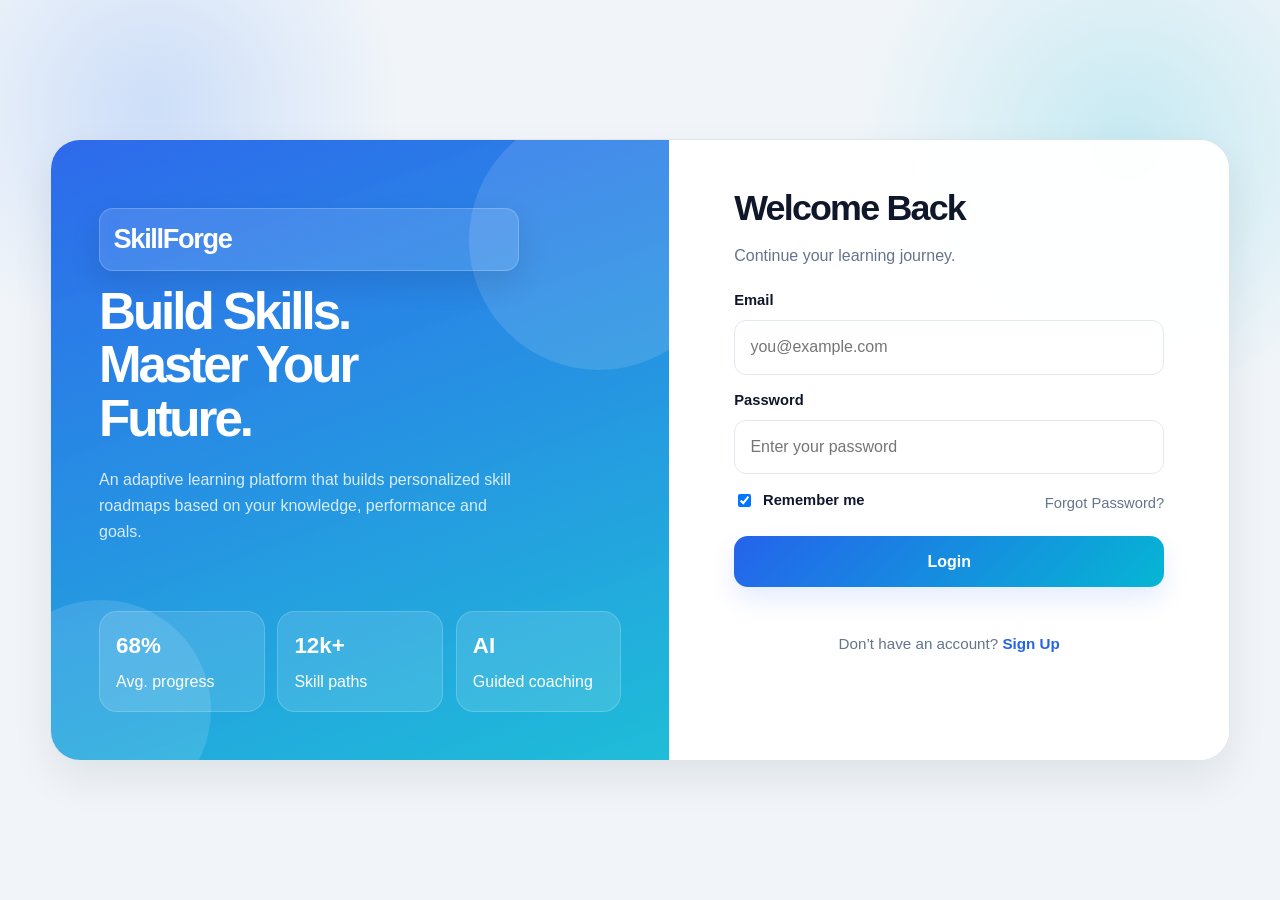
<file: index.html>
<!DOCTYPE html>
<html lang="en">
<head>
    <meta charset="UTF-8">
    <meta name="viewport" content="width=device-width, initial-scale=1.0">
    <title>SkillForge | Build Skills. Master Your Future.</title>
    <meta
        name="description"
        content="SkillForge is an AI-powered personalized learning platform that helps you build skills through adaptive roadmaps, challenges, quizzes, and practical missions."
    >
    <link rel="stylesheet" href="style.css">
</head>
<body>
    <!-- ================= NAVBAR ================= -->
    <header class="navbar">
        <div class="nav-container">
            <a href="index.html" class="logo">
                <span class="logo-icon">⚡</span>
                <span>SkillForge</span>
            </a>
            <nav class="nav-links">
                <a href="#home">Home</a>
                <a href="#features">Features</a>
                <a href="#how-it-works">How It Works</a>
                <a href="#domains">Domains</a>
            </nav>
            <div class="nav-actions">
                <a href="login.html" class="btn btn-outline">Login</a>
                <a href="signup.html" class="btn btn-primary">Get Started</a>
            </div>
        </div>
    </header>
    <!-- ================= HERO ================= -->
    <main>
        <section class="hero" id="home">
            <div class="hero-content">
                <div class="hero-badge">
                    <span>✦</span>
                    AI-Powered Personalized Learning
                </div>
                <h1>
                    Build Skills.
                    <span>Master Your Future.</span>
                </h1>
                <p class="hero-description">
                    SkillForge creates a personalized learning journey based on
                    your goals, current knowledge, and skill gaps — helping you
                    learn smarter through roadmaps, challenges, quizzes, and
                    real-world missions.
                </p>
                <div class="hero-buttons">
                    <a href="signup.html" class="btn btn-primary btn-large">
                        Start Learning
                        <span>→</span>
                    </a>
                    <a href="#how-it-works" class="btn btn-secondary btn-large">
                        Explore SkillForge
                    </a>
                </div>
                <div class="hero-stats">
                    <div class="stat">
                        <strong>10+</strong>
                        <span>Learning Domains</span>
                    </div>
                    <div class="stat">
                        <strong>50+</strong>
                        <span>Practical Lessons</span>
                    </div>
                    <div class="stat">
                        <strong>100+</strong>
                        <span>Challenges & Quizzes</span>
                    </div>
                </div>
            </div>
            <!-- Hero Visual -->
            <div class="hero-visual">
                <div class="hero-glow"></div>
                <div class="learning-card">
                    <div class="card-top">
                        <div>
                            <small>Your Learning Path</small>
                            <h3>Cybersecurity</h3>
                        </div>
                        <div class="progress-circle">
                            <span>68%</span>
                        </div>
                    </div>
                    <div class="progress-bar">
                        <div class="progress-fill"></div>
                    </div>
                    <div class="learning-items">
                        <div class="learning-item completed">
                            <div class="item-icon">✓</div>
                            <div>
                                <strong>Computer Fundamentals</strong>
                                <small>Completed</small>
                            </div>
                        </div>
                        <div class="learning-item active">
                            <div class="item-icon">→</div>
                            <div>
                                <strong>Networking Fundamentals</strong>
                                <small>Continue Learning</small>
                            </div>
                        </div>
                        <div class="learning-item">
                            <div class="item-icon">○</div>
                            <div>
                                <strong>Network Security</strong>
                                <small>Locked</small>
                            </div>
                        </div>
                    </div>
                    <div class="xp-row">
                        <span>⚡ 1,240 XP</span>
                        <span>Level 6</span>
                    </div>
                </div>
                <div class="floating-card floating-card-one">
                    <span class="floating-icon">🎯</span>
                    <div>
                        <strong>Skill Gap Found</strong>
                        <small>Networking</small>
                    </div>
                </div>
                <div class="floating-card floating-card-two">
                    <span class="floating-icon">🏆</span>
                    <div>
                        <strong>New Badge!</strong>
                        <small>Cyber Explorer</small>
                    </div>
                </div>
            </div>
        </section>
        <!-- ================= FEATURES ================= -->
        <section class="features-section" id="features">
            <div class="section-heading">
                <span class="section-label">WHY SKILLFORGE</span>
                <h2>
                    Learning that adapts
                    <span>to you.</span>
                </h2>
                <p>
                    Stop following generic learning paths. SkillForge analyzes
                    your progress and builds a journey around your actual needs.
                </p>
            </div>
            <div class="features-grid">
                <article class="feature-card">
                    <div class="feature-icon">🧭</div>
                    <h3>Personalized Roadmaps</h3>
                    <p>
                        Get a structured learning roadmap based on your chosen
                        career domain, goals, and current skill level.
                    </p>
                    <a href="signup.html">Build your roadmap →</a>
                </article>
                <article class="feature-card">
                    <div class="feature-icon">🧠</div>
                    <h3>Adaptive Learning</h3>
                    <p>
                        Your performance is analyzed to identify skill gaps
                        and adjust your learning path accordingly.
                    </p>
                    <a href="signup.html">Discover your path →</a>
                </article>
                <article class="feature-card">
                    <div class="feature-icon">🎮</div>
                    <h3>Games & Missions</h3>
                    <p>
                        Turn learning into action with interactive games,
                        practical challenges, and real-world missions.
                    </p>
                    <a href="signup.html">Start a mission →</a>
                </article>
                <article class="feature-card">
                    <div class="feature-icon">📊</div>
                    <h3>Track Your Progress</h3>
                    <p>
                        Monitor your XP, completed lessons, skill gaps,
                        achievements, and overall learning progress.
                    </p>
                    <a href="signup.html">Track your growth →</a>
                </article>
                <article class="feature-card">
                    <div class="feature-icon">🤖</div>
                    <h3>AI Learning Assistant</h3>
                    <p>
                        Get instant explanations, recommendations, practice
                        questions, and guidance whenever you need it.
                    </p>
                    <a href="signup.html">Meet your AI assistant →</a>
                </article>
                <article class="feature-card">
                    <div class="feature-icon">🏅</div>
                    <h3>Achievements & XP</h3>
                    <p>
                        Earn experience points, unlock levels, complete
                        challenges, and collect skill-based achievements.
                    </p>
                    <a href="signup.html">Start earning XP →</a>
                </article>
            </div>
        </section>
        <!-- ================= HOW IT WORKS ================= -->
        <section class="how-section" id="how-it-works">
            <div class="section-heading">
                <span class="section-label">HOW IT WORKS</span>
                <h2>
                    From beginner to
                    <span>confident.</span>
                </h2>
                <p>
                    SkillForge turns your goal into a clear, practical,
                    step-by-step learning experience.
                </p>
            </div>
            <div class="steps-container">
                <div class="step">
                    <div class="step-number">01</div>
                    <div class="step-content">
                        <h3>Choose Your Domain</h3>
                        <p>
                            Select the skill or career domain you want to
                            develop, such as Cybersecurity, Web Development,
                            Data Science, or Programming.
                        </p>
                    </div>
                </div>
                <div class="step">
                    <div class="step-number">02</div>
                    <div class="step-content">
                        <h3>Discover Your Skill Level</h3>
                        <p>
                            Complete a short assessment so SkillForge can
                            understand your existing knowledge and identify
                            areas that need improvement.
                        </p>
                    </div>
                </div>
                <div class="step">
                    <div class="step-number">03</div>
                    <div class="step-content">
                        <h3>Follow Your Roadmap</h3>
                        <p>
                            Receive a structured roadmap with lessons,
                            quizzes, practical activities, and challenges
                            designed around your learning needs.
                        </p>
                    </div>
                </div>
                <div class="step">
                    <div class="step-number">04</div>
                    <div class="step-content">
                        <h3>Practice & Level Up</h3>
                        <p>
                            Complete missions, earn XP, improve weak areas,
                            unlock achievements, and continuously build your
                            skills.
                        </p>
                    </div>
                </div>
            </div>
        </section>
        <!-- ================= DOMAINS ================= -->
        <section class="domains-section" id="domains">
            <div class="section-heading">
                <span class="section-label">EXPLORE</span>
                <h2>
                    Choose a domain.
                    <span>Forge your path.</span>
                </h2>
                <p>
                    Start with the area you want to master and let SkillForge
                    build your personalized journey.
                </p>
            </div>
            <div class="domains-grid">
                <div class="domain-card">
                    <span>🔐</span>
                    <h3>Cybersecurity</h3>
                    <p>Networks, security, ethical hacking & more.</p>
                </div>
                <div class="domain-card">
                    <span>💻</span>
                    <h3>Web Development</h3>
                    <p>Frontend, backend and full-stack development.</p>
                </div>
                <div class="domain-card">
                    <span>📊</span>
                    <h3>Data Science</h3>
                    <p>Data analysis, statistics and machine learning.</p>
                </div>
                <div class="domain-card">
                    <span>🐍</span>
                    <h3>Programming</h3>
                    <p>Build strong programming and problem-solving skills.</p>
                </div>
                <div class="domain-card">
                    <span>🤖</span>
                    <h3>Artificial Intelligence</h3>
                    <p>Explore AI concepts, models and applications.</p>
                </div>
                <div class="domain-card">
                    <span>☁️</span>
                    <h3>Cloud Computing</h3>
                    <p>Learn cloud technologies and modern infrastructure.</p>
                </div>
            </div>
        </section>
        <!-- ================= CTA ================= -->
        <section class="cta-section">
            <div class="cta-content">
                <span class="section-label">READY TO START?</span>
                <h2>
                    Your skills won't build themselves.
                    <span>Let's forge them.</span>
                </h2>
                <p>
                    Choose your domain, discover your skill gaps, and start
                    building a personalized path toward your goals.
                </p>
                <a href="signup.html" class="btn btn-primary btn-large">
                    Start Your Journey
                    <span>→</span>
                </a>
            </div>
        </section>
    </main>
    <!-- ================= FOOTER ================= -->
    <footer class="footer">
        <div class="footer-container">
            <div class="footer-brand">
                <a href="index.html" class="logo">
                    <span class="logo-icon">⚡</span>
                    <span>SkillForge</span>
                </a>
                <p>
                    Forge your skills. Shape your future.
                </p>
            </div>
            <div class="footer-links">
                <div>
                    <h4>Platform</h4>
                    <a href="#features">Features</a>
                    <a href="#how-it-works">How It Works</a>
                    <a href="#domains">Domains</a>
                </div>
                <div>
                    <h4>Account</h4>
                    <a href="login.html">Login</a>
                    <a href="signup.html">Sign Up</a>
                </div>
            </div>
        </div>
        <div class="footer-bottom">
            <p>
                © 2026 SkillForge. All rights reserved.
            </p>
            <p>
                AI-powered learning platform
            </p>
        </div>
    </footer>
    <script>
        const params = new URLSearchParams(window.location.search);
        if (!params.has('landing')) {
            try {
                const saved = JSON.parse(localStorage.getItem('skillforge_state') || '{}');
                window.location.replace(saved.user ? 'dashboard.html' : 'login.html');
            } catch (error) {
                window.location.replace('login.html');
            }
        }
    </script>
</body>
</html>
</file>
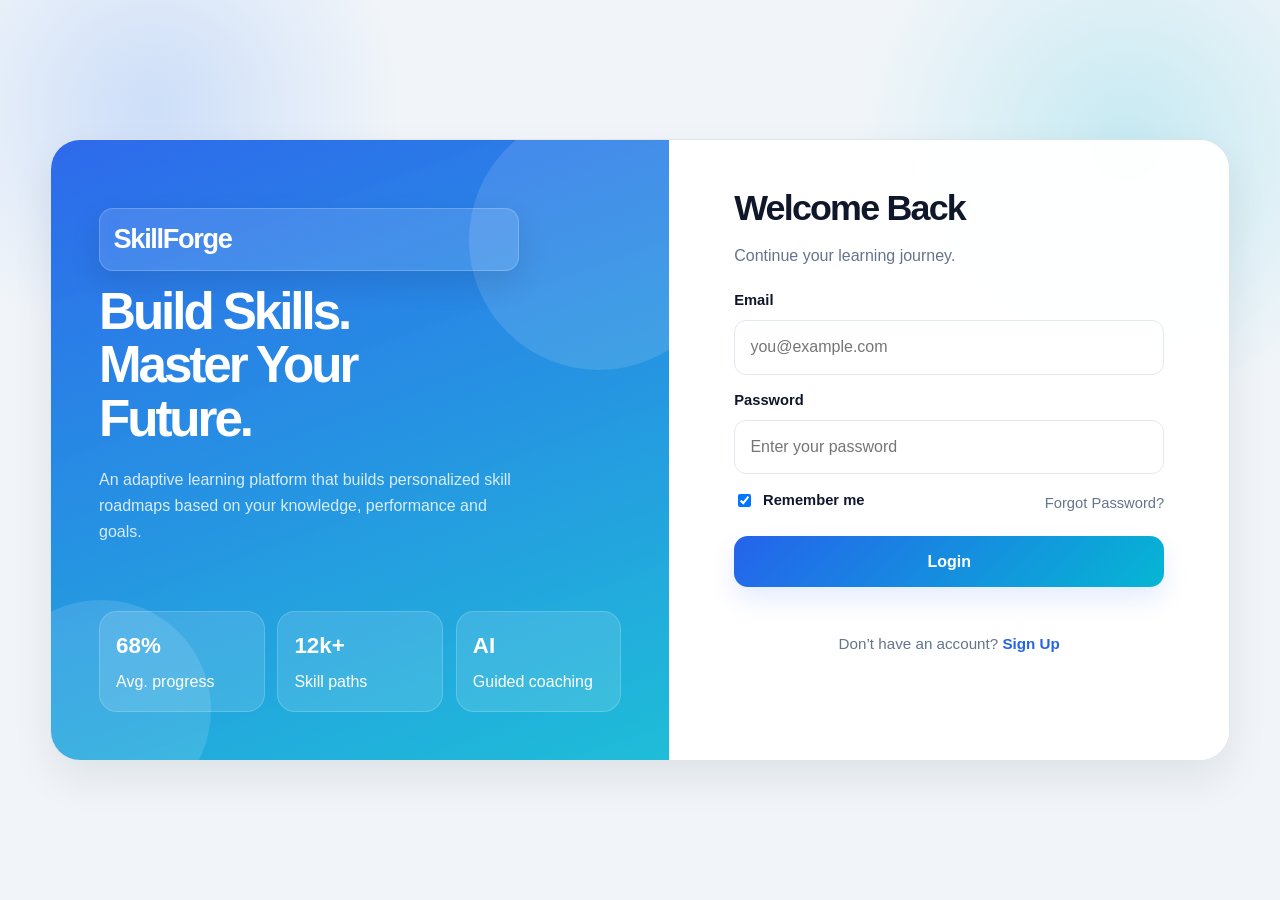
<file: achievements.html>
<!DOCTYPE html>
<html lang="en">
  <head>
    <meta charset="UTF-8" />
    <meta name="viewport" content="width=device-width, initial-scale=1.0" />
    <title>SkillForge | Achievements</title>
    <link rel="stylesheet" href="style.css" />
  </head>
  <body>
    <div class="container app-layout" style="padding-top: 1.5rem; padding-bottom: 3rem;">
      <aside id="sidebar" class="sidebar"></aside>

      <main class="main-panel">
        <div class="panel-header">
          <div>
            <h1>Achievements</h1>
            <p class="subtitle">Track the milestones you have earned.</p>
          </div>
          <button class="mobile-toggle" id="mobileToggle" aria-label="Open navigation">☰</button>
        </div>

        <section class="card soft">
          <div id="badgeGrid" class="badge-grid"></div>
        </section>
      </main>
    </div>

    <script src="data.js"></script>
    <script src="store.js"></script>
    <script src="ui.js"></script>
    <script>
      const state = requireDomain();
      if (!state) {
        window.location.href = "login.html";
      } else {
        renderSidebar();

        const badgeGrid = document.getElementById("badgeGrid");
        badgeGrid.innerHTML = BADGES.map((badge) => {
          const unlocked = state.badges.includes(badge.id);
          return `
            <div class="badge-card ${unlocked ? "unlocked" : "locked"}">
              <div style="font-size: 2.1rem; margin-bottom: 0.3rem;">${badge.icon}</div>
              <h3>${badge.name}</h3>
              <p class="muted sm">${badge.desc}</p>
            </div>
          `;
        }).join("");
      }
    </script>
  </body>
</html>
</file>
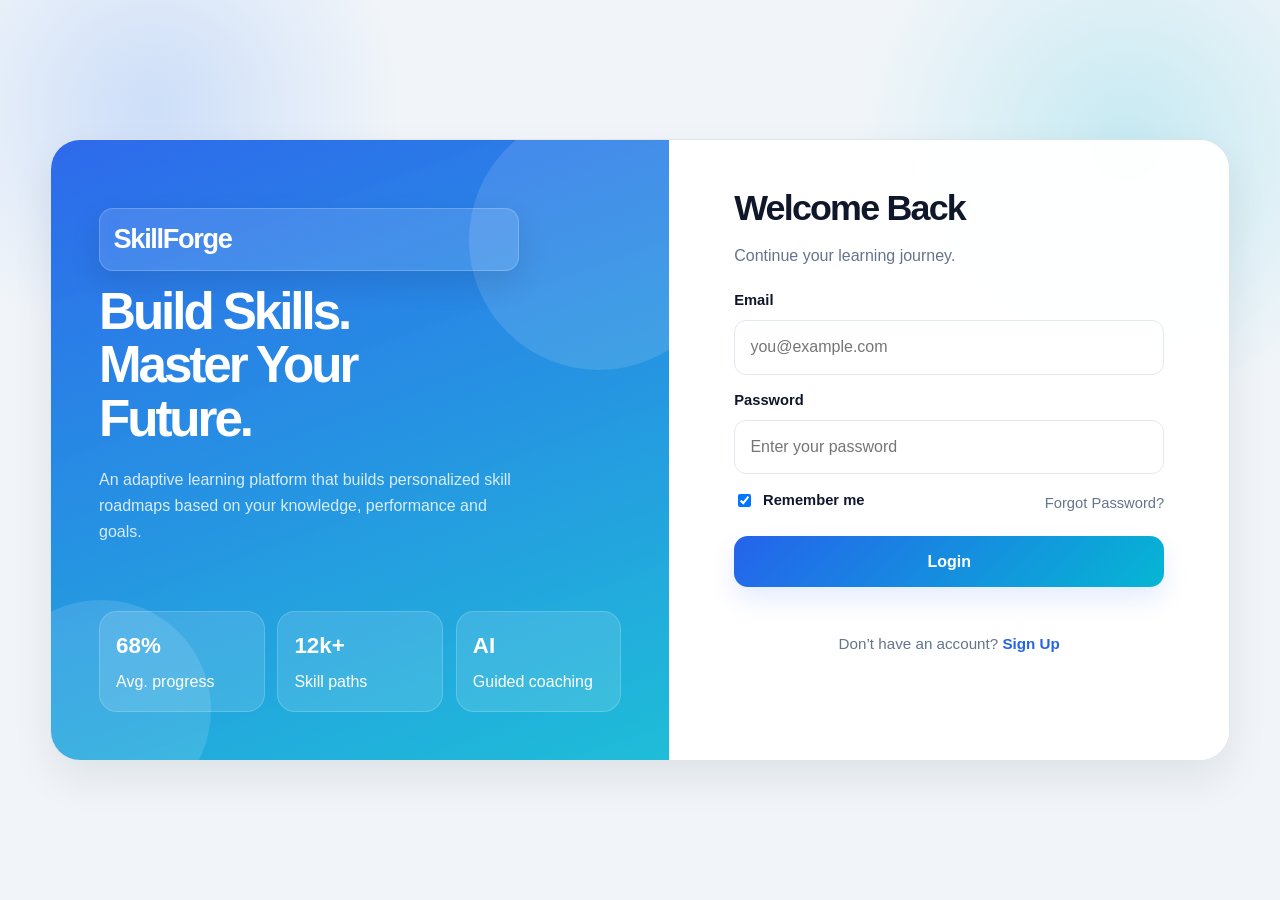
<file: assistant.html>
<!DOCTYPE html>
<html lang="en">
  <head>
    <meta charset="UTF-8" />
    <meta name="viewport" content="width=device-width, initial-scale=1.0" />
    <title>SkillForge | AI Assistant</title>
    <link rel="stylesheet" href="style.css" />
  </head>
  <body>
    <div class="container app-layout" style="padding-top: 1.5rem; padding-bottom: 3rem;">
      <aside id="sidebar" class="sidebar"></aside>

      <main class="main-panel">
        <div class="panel-header">
          <div>
            <h1>SkillForge AI</h1>
            <p class="subtitle">Your AI learning companion.</p>
          </div>
          <button class="mobile-toggle" id="mobileToggle" aria-label="Open navigation">☰</button>
        </div>

        <section class="card soft chat-shell">
          <div class="quick-prompts">
            <button type="button" class="prompt-btn">What should I learn next?</button>
            <button type="button" class="prompt-btn">Explain networking.</button>
            <button type="button" class="prompt-btn">Why did I get this question wrong?</button>
            <button type="button" class="prompt-btn">Give me a challenge.</button>
          </div>

          <div class="chat-window">
            <div id="chatMessages" class="chat-messages">
              <div class="chat-bubble ai">Hi! I’m your SkillForge AI assistant. What would you like to learn today?</div>
            </div>
            <div class="chat-input-row">
              <input id="chatInput" type="text" placeholder="Ask SkillForge AI..." />
              <button id="sendChat" class="btn">Send</button>
            </div>
          </div>
        </section>
      </main>
    </div>

    <script src="data.js"></script>
    <script src="store.js"></script>
    <script src="ui.js"></script>
    <script>
      const state = requireDomain();
      if (!state) {
        window.location.href = "login.html";
      } else {
        renderSidebar();

        const chatMessages = document.getElementById("chatMessages");
        const chatInput = document.getElementById("chatInput");
        const sendChat = document.getElementById("sendChat");

        function addMessage(text, sender = "ai") {
          const bubble = document.createElement("div");
          bubble.className = `chat-bubble ${sender}`;
          bubble.textContent = text;
          chatMessages.appendChild(bubble);
          chatMessages.scrollTop = chatMessages.scrollHeight;
        }

        function getResponse(input) {
          const lower = input.toLowerCase();
          if (lower.includes("cyber mission") || lower.includes("start a cyber mission") || lower.includes("mission")) return "I can help you start a cyber mission. Try the Games & Missions page to tackle phishing detection, secure account tasks, and network investigations.";
          if (lower.includes("give me a challenge") || lower.includes("challenge") || lower.includes("practice")) return AI_RESPONSES.challenge;
          if (lower.includes("network") || lower.includes("ip") || lower.includes("dns") || lower.includes("protocol")) return AI_RESPONSES.networking;
          if (lower.includes("skill gap") || lower.includes("weak") || lower.includes("gap")) return "Your best next move is to review the skill gap section and revisit the lowest scoring area. Focus on one concept, then test it with a short quiz.";
          if (lower.includes("recommend") || lower.includes("lesson") || lower.includes("next")) return AI_RESPONSES.next;
          if (lower.includes("wrong") || lower.includes("miss") || lower.includes("question")) return AI_RESPONSES.wrong;
          if (lower.includes("quiz") || lower.includes("networking quiz")) return "Here is a quick networking check: what protocol translates a domain name into an IP address? The answer is DNS.";
          return AI_RESPONSES.default;
        }

        function handlePrompt(text) {
          addMessage(text, "user");
          addMessage(getResponse(text));
        }

        sendChat.addEventListener("click", () => {
          const value = chatInput.value.trim();
          if (!value) return;
          handlePrompt(value);
          chatInput.value = "";
        });

        chatInput.addEventListener("keydown", (event) => {
          if (event.key === "Enter") {
            sendChat.click();
          }
        });

        document.querySelectorAll(".prompt-btn").forEach(button => {
          button.addEventListener("click", () => {
            handlePrompt(button.textContent.trim());
          });
        });
      }
    </script>
  </body>
</html>
</file>
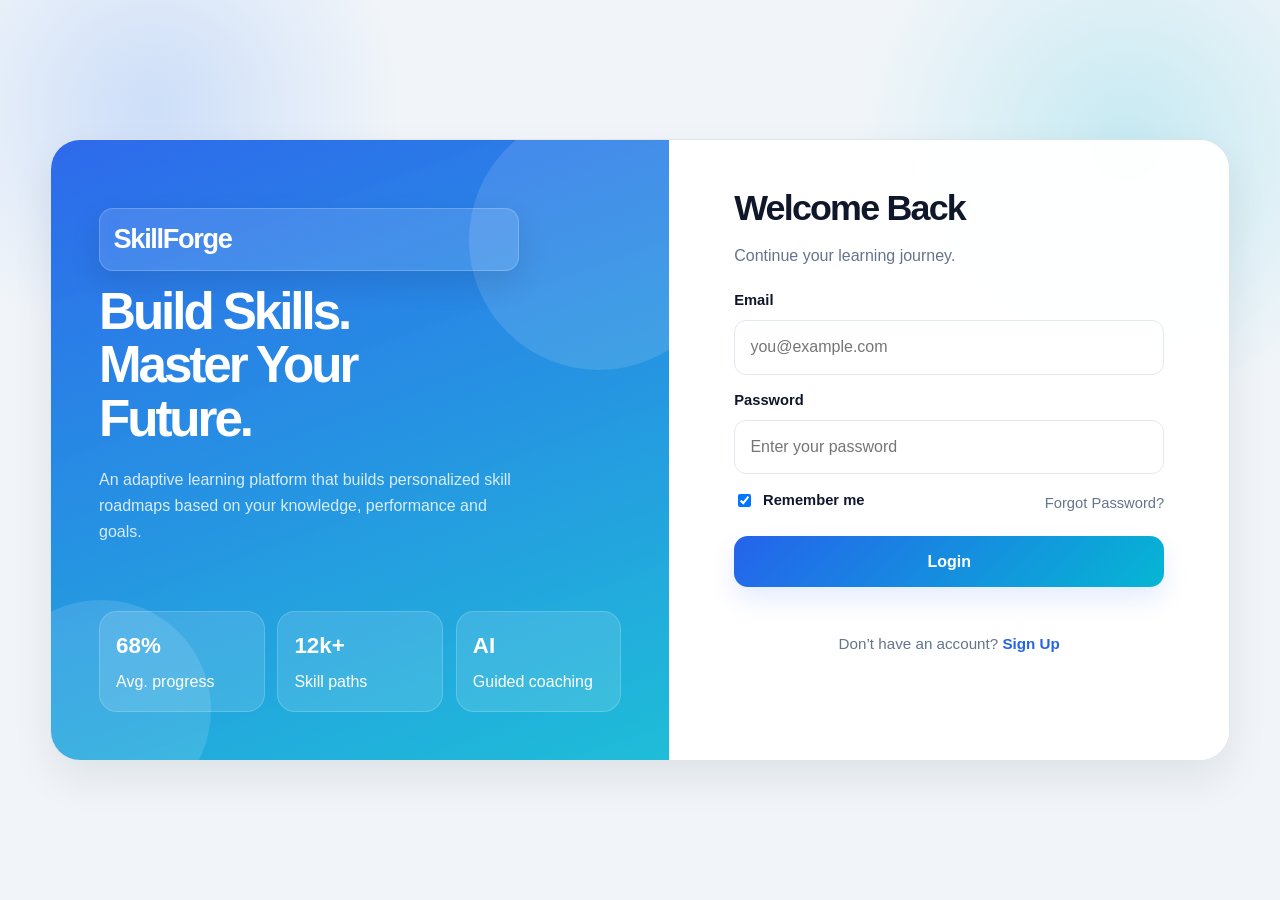
<file: challenges.html>
<!DOCTYPE html>
<html lang="en">
  <head>
    <meta charset="UTF-8" />
    <meta name="viewport" content="width=device-width, initial-scale=1.0" />
    <title>SkillForge | Challenges</title>
    <link rel="stylesheet" href="style.css" />
  </head>
  <body>
    <div class="container app-layout" style="padding-top: 1.5rem; padding-bottom: 3rem;">
      <aside id="sidebar" class="sidebar"></aside>

      <main class="main-panel">
        <div class="panel-header">
          <div>
            <h1>Challenges</h1>
            <p class="subtitle">Practice with realistic, scenario-based problems.</p>
          </div>
          <button class="mobile-toggle" id="mobileToggle" aria-label="Open navigation">☰</button>
        </div>

        <section class="card soft">
          <p class="muted sm">Scenario</p>
          <h2 id="challengeScenario" style="margin-bottom: 1rem;">You are a security analyst...</h2>
          <div class="challenge-card" style="padding: 1.2rem;">
            <div>
              <h3 id="challengeQuestion">Question</h3>
              <div id="challengeOptions" class="option-list"></div>
              <button id="submitChallenge" class="btn" style="margin-top: 1rem;">Submit Answer</button>
            </div>
            <div>
              <div class="badge good">+50 XP</div>
              <div class="card" style="margin-top: 1rem; padding: 1rem;">
                <p class="muted sm">Difficulty: Medium</p>
              </div>
            </div>
          </div>
          <div id="challengeResult" class="answer-panel" hidden></div>
        </section>
      </main>
    </div>

    <script src="data.js"></script>
    <script src="store.js"></script>
    <script src="ui.js"></script>
    <script>
      const state = requireDomain();
      if (!state) {
        window.location.href = "login.html";
      } else {
        renderSidebar();

        const params = new URLSearchParams(window.location.search);
        const stageParam = params.get("stage");
        const domainQuestions = ASSESSMENTS[state.domain] || [];
        const targetStage = (ROADMAPS[state.domain] || []).find(item => item.id === stageParam) || null;
        const fallbackQuestion = domainQuestions.find(item => item.skill === (targetStage ? targetStage.skill : "Web Security")) || domainQuestions[0] || DAILY_CHALLENGE;

        const challenge = targetStage && fallbackQuestion && fallbackQuestion.q
          ? {
              scenario: `You are reviewing the ${targetStage.title} module and want to confirm your understanding before moving further.`,
              question: fallbackQuestion.q,
              options: fallbackQuestion.o,
              correctIndex: fallbackQuestion.a,
              explanation: `This question reinforces the core idea behind ${fallbackQuestion.skill}. Focus on the concept first, then cross-check the example you learned in this module.`,
              skill: fallbackQuestion.skill || "Fundamentals"
            }
          : {
              ...DAILY_CHALLENGE,
              skill: DAILY_CHALLENGE.skill || "Web Security"
            };

        const challengeScenario = document.getElementById("challengeScenario");
        const challengeQuestion = document.getElementById("challengeQuestion");
        const challengeOptions = document.getElementById("challengeOptions");
        const challengeResult = document.getElementById("challengeResult");
        const submitChallenge = document.getElementById("submitChallenge");

        challengeScenario.textContent = challenge.scenario;
        challengeQuestion.textContent = challenge.question;
        challengeOptions.innerHTML = challenge.options.map((option, index) => `
          <button type="button" class="option" data-index="${index}">${option}</button>
        `).join("");

        let selected = null;
        Array.from(document.querySelectorAll(".option")).forEach(button => {
          button.addEventListener("click", () => {
            document.querySelectorAll(".option").forEach(item => item.classList.remove("selected"));
            button.classList.add("selected");
            selected = Number(button.dataset.index);
          });
        });

        submitChallenge.addEventListener("click", () => {
          if (selected === null) {
            challengeResult.hidden = false;
            challengeResult.className = "answer-panel incorrect";
            challengeResult.innerHTML = "Please select an answer before submitting.";
            return;
          }

          const isCorrect = selected === challenge.correctIndex;
          const current = getState();
          const skill = challenge.skill;
          setSkillScore(current, skill, "challenge", isCorrect ? 100 : 45);

          if (stageParam && !current.completed.includes(stageParam)) {
            current.completed.push(stageParam);
          }
          if (stageParam && !current.completedLessons.includes(stageParam)) {
            current.completedLessons.push(stageParam);
          }

          const xpGain = isCorrect ? 50 : 10;
          awardChallengeResult(current, isCorrect, xpGain);
          saveState(current);

          challengeResult.hidden = false;
          challengeResult.className = `answer-panel ${isCorrect ? "correct" : "incorrect"}`;
          challengeResult.innerHTML = `
            <strong>${isCorrect ? "Correct!" : "Not quite."}</strong>
            <p>${challenge.explanation}</p>
            <p><strong>XP awarded:</strong> +${xpGain}</p>
          `;
        });
      }
    </script>
  </body>
</html>
</file>
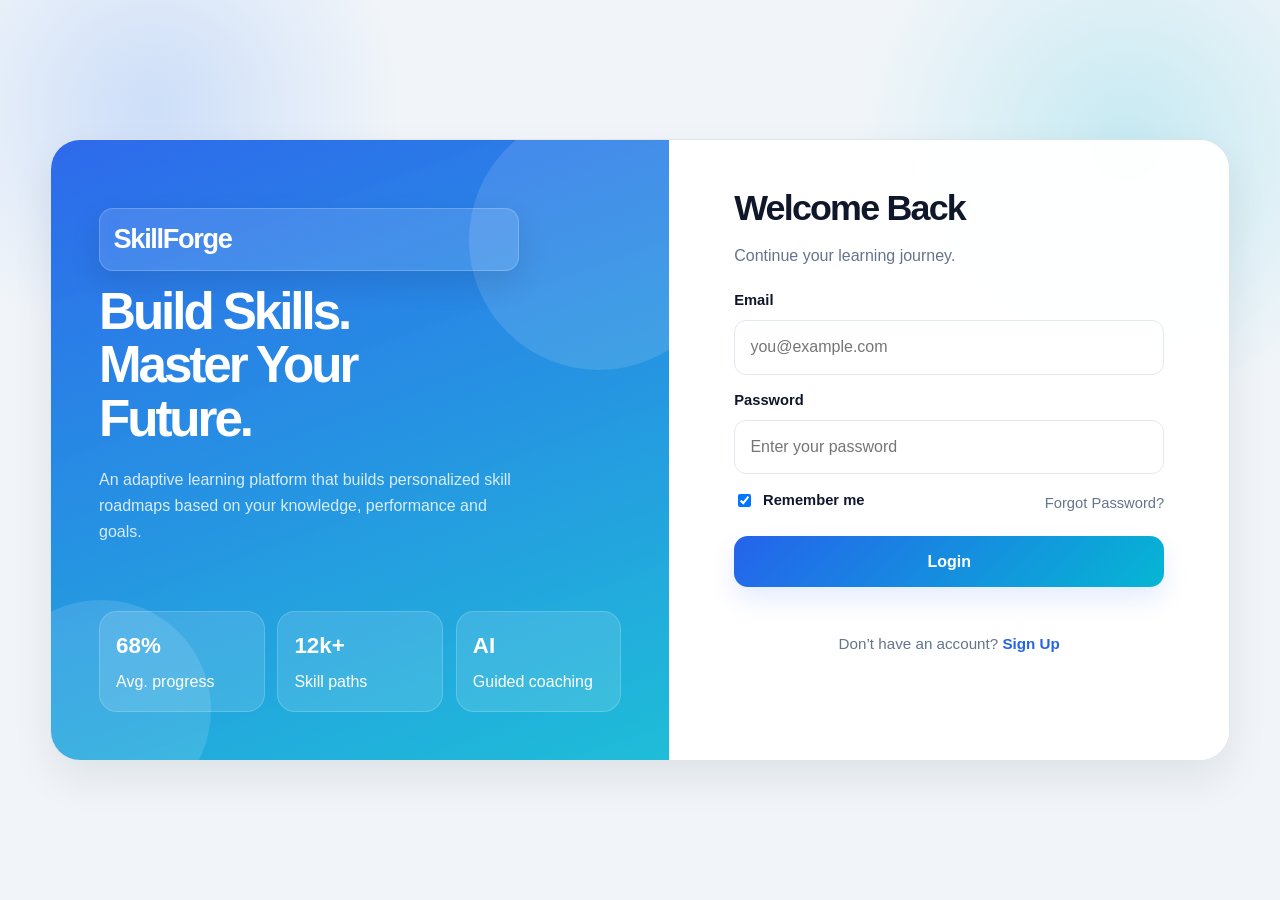
<file: dashboard.html>
<!DOCTYPE html>
<html lang="en">
  <head>
    <meta charset="UTF-8" />
    <meta name="viewport" content="width=device-width, initial-scale=1.0" />
    <title>SkillForge | Dashboard</title>
    <link rel="stylesheet" href="style.css" />
  </head>
  <body>
    <header class="topbar">
      <div class="container topbar-inner">
        <a href="dashboard.html" class="logo" aria-label="SkillForge home">SkillForge</a>

        <button class="mobile-menu-toggle" type="button" aria-label="Toggle navigation" aria-expanded="false">
          <span></span>
          <span></span>
          <span></span>
        </button>

        <nav aria-label="Main navigation" class="main-nav" id="mainNav">
          <ul class="nav-links">
            <li><a href="dashboard.html" class="active">Home</a></li>
            <li><a href="roadmap.html">Roadmap</a></li>
            <li><a href="learning.html">Learn</a></li>
            <li><a href="games.html">Games &amp; Missions</a></li>
            <li><a href="challenges.html">Challenges</a></li>
            <li><a href="skillgaps.html">Skill Gap</a></li>
            <li><a href="achievements.html">Achievements</a></li>
            <li><a href="assistant.html">AI Assistant</a></li>
          </ul>
        </nav>

        <div class="nav-actions">
          <div class="user-section">
            <div id="topProfile"></div>
            <button id="logoutBtn" class="btn secondary">Logout</button>
          </div>
        </div>
      </div>
    </header>

    <main class="page-shell page-background dashboard-background">
      <div class="container">
        <div class="panel-header">
          <div>
            <h1 id="welcomeTitle">Welcome back</h1>
            <p class="subtitle" id="welcomeSubtitle">Ready to level up your skills?</p>
          </div>
          <span id="domainBadge" class="badge good">Current Domain</span>
        </div>

        <section class="premium-card hero-gradient blue-glow" style="padding: 1.6rem; margin-bottom: 1.4rem;">
          <div class="grid cols-2" style="align-items: center;">
            <div>
              <p class="muted sm" style="margin-bottom: 0.4rem; text-transform: uppercase; letter-spacing: 0.08em; font-weight: 700;">Current Goal</p>
              <h2 id="goalTitle" style="font-size: clamp(2rem,3vw,2.8rem); margin-bottom: 0.5rem;">Become a Cybersecurity Expert</h2>
              <p id="goalText" class="subtitle">Continue your personalized learning path.</p>
            </div>
            <div class="glass-card" style="padding: 1.1rem; background: rgba(255,255,255,0.3);">
              <p class="muted sm" style="margin-bottom: 0.5rem;">Momentum</p>
              <div class="value" id="heroProgressValue" style="font-size: 2.3rem; font-weight: 800; letter-spacing: -0.05em;">68%</div>
              <div class="bar" style="margin-top: 0.7rem;"><i id="heroProgressBar" data-w="68"></i></div>
              <div style="margin-top: 0.8rem; display: flex; gap: 0.7rem; flex-wrap: wrap;">
                <a id="continueLearningBtn" href="learning.html" class="btn">Continue Learning</a>
                <a href="games.html" class="btn secondary">Play Mission</a>
              </div>
            </div>
          </div>
        </section>

        <div class="status-grid">
          <div class="card metric-card">
            <span class="label">Overall Progress</span>
            <div class="value" id="progressValue">68%</div>
            <div class="bar"><i id="progressBar" data-w="68"></i></div>
          </div>

          <div class="card metric-card">
            <span class="label">Current Level</span>
            <div class="value" id="levelValue">Level 5</div>
            <div class="sub" id="levelSub">XP 1,250</div>
          </div>

          <div class="card metric-card">
            <span class="label">XP</span>
            <div class="value" id="xpValue">1,250 XP</div>
            <div class="sub" id="xpSub">Next milestone in 150 XP</div>
          </div>

          <div class="card metric-card">
            <span class="label">Completed Skills</span>
            <div class="value" id="skillsValue">12</div>
            <div class="sub">Across your domain</div>
          </div>
        </div>

        <div class="grid cols-2" style="margin-top: 1rem;">
          <section class="card soft">
            <div class="section-header" style="margin-bottom: 0.8rem;">
              <h2>Continue Your Journey</h2>
            </div>
            <div class="challenge-card" style="padding: 1.1rem; grid-template-columns: 1fr auto;">
              <div>
                <p class="muted sm" id="lessonDomainTag">Cybersecurity</p>
                <h3 id="currentLessonTitle">Network Security</h3>
                <p class="subtitle" id="lessonProgressText">Progress: 68%</p>
              </div>
              <a id="lessonAction" href="learning.html" class="btn">Continue Learning</a>
            </div>
          </section>

          <section class="card soft">
            <div class="section-header" style="margin-bottom: 0.8rem;">
              <h2>Daily Challenge</h2>
            </div>
            <div class="challenge-card" style="padding: 1.1rem;">
              <div>
                <p class="muted sm">Difficulty: Medium</p>
                <h3>Can you identify the vulnerability in this scenario?</h3>
              </div>
              <div style="text-align: right;">
                <div class="badge good">+50 XP</div>
                <div style="margin-top: 0.8rem;"><a href="transcripts.html" class="btn">Start Challenge</a></div>
              </div>
            </div>
          </section>
        </div>

        <div class="grid cols-2" style="margin-top: 1.6rem;">
          <section class="card soft">
            <div class="section-header" style="margin-bottom: 0.8rem;">
              <h2>Your Skill Gaps</h2>
            </div>
            <div id="skillGapSummary" class="skill-gap-list"></div>
            <div style="margin-top: 1rem;"><a href="skillgaps.html" class="btn secondary">Improve Skills</a></div>
          </section>

          <section class="card soft">
            <div class="section-header" style="margin-bottom: 0.8rem;">
              <h2>Personalized Roadmap</h2>
            </div>
            <div id="roadmapSummary" class="roadmap-grid"></div>
          </section>
        </div>

        <section class="card soft" style="margin-top: 1.6rem;">
          <div class="section-header" style="margin-bottom: 0.8rem;">
            <h2>Achievements</h2>
          </div>
          <div id="achievementPreview" class="badge-grid"></div>
        </section>
      </div>
    </main>

    <script src="data.js"></script>
    <script src="store.js"></script>
    <script src="ui.js"></script>
    <script>
      const state = requireLogin();
      if (!state || !state.domain) {
        window.location.href = "select.html";
      }

      renderTopProfile(state);

      const domain = DOMAINS.find(item => item.id === state.domain) || DOMAINS[0];
      const roadmap = ROADMAPS[state.domain] || [];
      const currentStage = roadmap.find(stage => !state.completed.includes(stage.id)) || roadmap[roadmap.length - 1];
      const gapData = getSkillGapData(state);
      const totalSkillCount = gapData.length ? gapData.filter(item => item.score > 0).length : 0;

      document.getElementById("welcomeTitle").textContent = `Welcome back, ${state.user.name} 👋`;
      document.getElementById("welcomeSubtitle").textContent = "Ready to level up your skills?";
      document.getElementById("domainBadge").textContent = domain.name;
      document.getElementById("goalTitle").textContent = `Become a ${domain.name} Expert`;
      document.getElementById("goalText").textContent = `Your current focus is ${currentStage ? currentStage.title : "a new milestone"}.`;
      const progressPct = overallProgress(state);
      document.getElementById("progressValue").textContent = `${progressPct}%`;
      document.getElementById("progressBar").dataset.w = progressPct;
      document.getElementById("heroProgressValue").textContent = `${progressPct}%`;
      document.getElementById("heroProgressBar").dataset.w = progressPct;
      document.getElementById("levelValue").textContent = `Level ${levelInfo(state.xp).num}`;
      document.getElementById("levelSub").textContent = `${state.xp} XP earned`;
      document.getElementById("xpValue").textContent = `${state.xp} XP`;
      const nextMilestone = levelInfo(state.xp).xpNeeded || 0;
      document.getElementById("xpSub").textContent = nextMilestone ? `Next milestone in ${nextMilestone} XP` : "Max level reached";
      document.getElementById("skillsValue").textContent = String(totalSkillCount);
      document.getElementById("lessonDomainTag").textContent = domain.name;
      document.getElementById("currentLessonTitle").textContent = currentStage ? currentStage.title : "Start your next lesson";
      document.getElementById("lessonProgressText").textContent = `Progress: ${overallProgress(state)}%`;
      document.getElementById("continueLearningBtn").href = currentStage ? `learning.html?stage=${currentStage.id}` : "learning.html";
      document.getElementById("lessonAction").href = currentStage ? `learning.html?stage=${currentStage.id}` : "learning.html";

      document.getElementById("skillGapSummary").innerHTML = gapData.slice(0, 3).map(item => `
        <div>
          <div class="skill-row">
            <div>
              <div class="meta"><strong>${item.skill}</strong> <span class="badge ${item.status.cls || "good"}">${item.status.label}</span></div>
              <div class="bar"><i data-w="${item.score}"></i></div>
            </div>
            <strong>${item.score}%</strong>
          </div>
        </div>
      `).join("");

      document.getElementById("roadmapSummary").innerHTML = roadmap.slice(0, 4).map((stage, index) => {
        const status = stageStatus(state, roadmap.findIndex(item => item.id === stage.id));
        const stageLabel = status === "done" ? "✓" : status === "current" ? "→" : "🔒";
        return `
          <div class="roadmap-item ${status}">
            <div class="roadmap-dot">${stageLabel}</div>
            <div class="card" style="padding: 0.9rem 1rem;">
              <strong>${stage.title}</strong>
              <div class="muted sm">${stage.time}</div>
            </div>
          </div>
        `;
      }).join("");

      document.getElementById("achievementPreview").innerHTML = BADGES.map(badge => {
        const unlocked = state.badges.includes(badge.id);
        return `
          <div class="badge-card ${unlocked ? "unlocked" : "locked"}">
            <div style="font-size: 2rem;">${badge.icon}</div>
            <h4>${badge.name}</h4>
            <p class="muted sm">${badge.desc}</p>
          </div>
        `;
      }).join("");

      document.getElementById("logoutBtn").addEventListener("click", () => {
        clearSession();
        window.location.href = "login.html";
      });

      const mobileToggle = document.querySelector(".mobile-menu-toggle");
      const mainNav = document.getElementById("mainNav");
      if (mobileToggle && mainNav) {
        mobileToggle.addEventListener("click", () => {
          const isOpen = mainNav.classList.toggle("open");
          mobileToggle.setAttribute("aria-expanded", String(isOpen));
        });
      }

      animateBars();
    </script>
  </body>
</html>
</file>
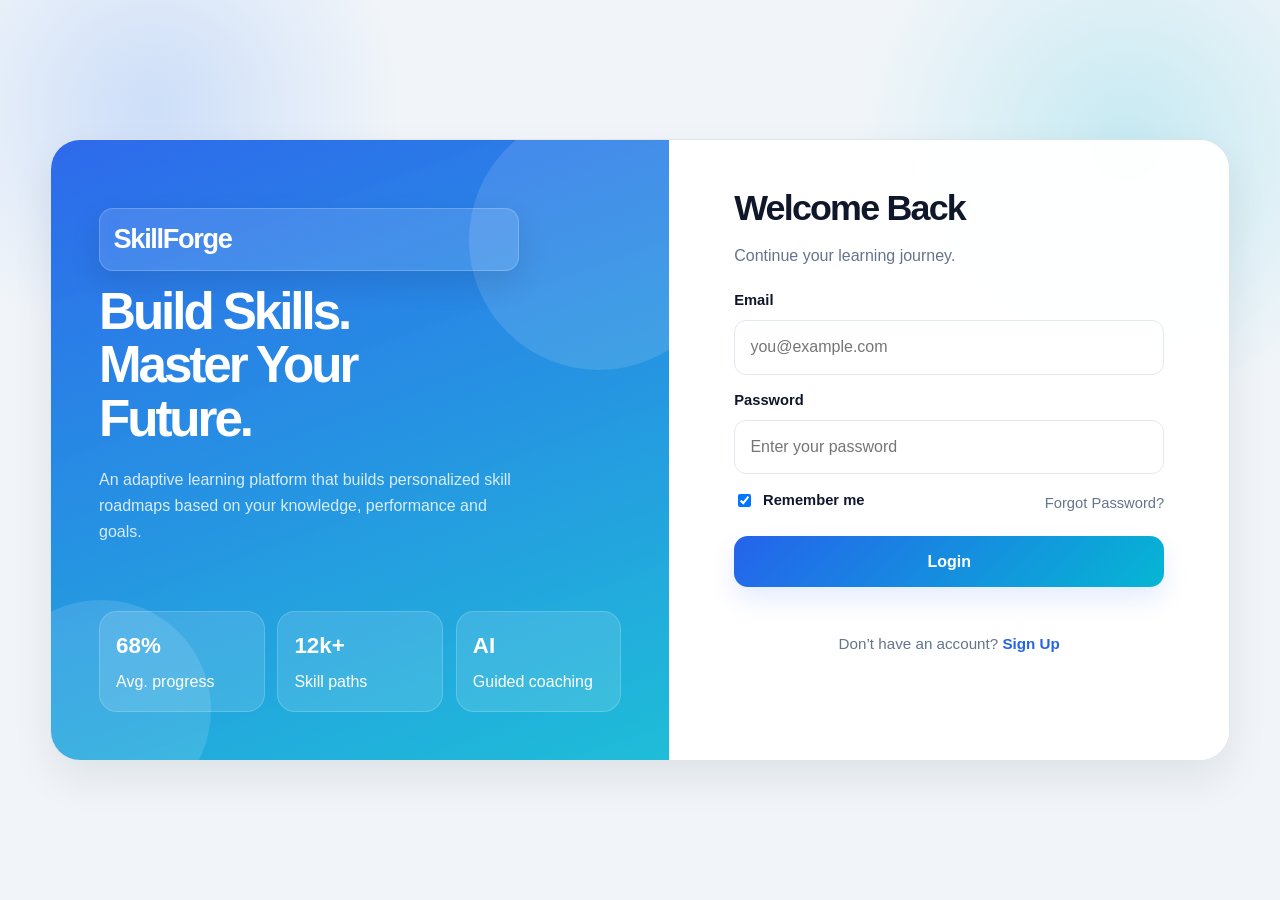
<file: games.html>
<!DOCTYPE html>
<html lang="en">
  <head>
    <meta charset="UTF-8" />
    <meta name="viewport" content="width=device-width, initial-scale=1.0" />
    <title>SkillForge | Games & Missions</title>
    <link rel="stylesheet" href="style.css" />
  </head>
  <body class="page-background">
    <header class="topbar">
      <div class="container topbar-inner">
        <a href="dashboard.html" class="logo">SkillForge</a>

        <nav aria-label="Main navigation">
          <ul class="nav-links">
            <li><a href="dashboard.html">Home</a></li>
            <li><a href="roadmap.html">Roadmap</a></li>
            <li><a href="learning.html">Learn</a></li>
            <li><a href="games.html" class="active">Games &amp; Missions</a></li>
            <li><a href="challenges.html">Challenges</a></li>
            <li><a href="skillgaps.html">Skill Gaps</a></li>
            <li><a href="achievements.html">Achievements</a></li>
            <li><a href="assistant.html">AI Assistant</a></li>
          </ul>
        </nav>

        <div class="nav-actions">
          <div id="topProfile"></div>
          <button id="logoutBtn" class="btn secondary">Logout</button>
        </div>
      </div>
    </header>

    <main class="page-shell">
      <div class="container">
        <section class="premium-card hero-gradient blue-glow" style="padding: 1.6rem; margin-bottom: 1.2rem;">
          <div class="grid cols-2" style="align-items: center;">
            <div>
              <p class="muted sm" style="text-transform: uppercase; letter-spacing: 0.08em; font-weight: 700;">SkillForge Challenge Arena</p>
              <h1 style="font-size: clamp(2.4rem,4vw,4rem); margin-bottom: 0.4rem;">Games &amp; Missions</h1>
              <p class="subtitle">Learn by solving. Earn XP. Master your skills.</p>
            </div>
            <div class="glass-card" style="padding: 1.2rem;">
              <div class="grid cols-2" style="gap: 0.8rem;">
                <div class="card soft" style="padding: 1rem;">
                  <div class="muted sm">Current XP</div>
                  <div class="value" id="xpStat">0 XP</div>
                </div>
                <div class="card soft" style="padding: 1rem;">
                  <div class="muted sm">Current Level</div>
                  <div class="value" id="levelStat">Level 1</div>
                </div>
                <div class="card soft" style="padding: 1rem;">
                  <div class="muted sm">Challenges Completed</div>
                  <div class="value" id="challengeStat">0</div>
                </div>
                <div class="card soft" style="padding: 1rem;">
                  <div class="muted sm">Best Streak</div>
                  <div class="value" id="streakStat">0</div>
                </div>
              </div>
            </div>
          </div>
        </section>

        <section class="premium-card" style="padding: 1.4rem; margin-bottom: 1.2rem;">
          <div class="section-header" style="margin-bottom: 0.8rem;">
            <h2>Mini Games</h2>
          </div>

          <div class="game-grid">
            <div class="game-card" id="cyberDetectiveCard">
              <div class="game-meta">
                <h3>Cyber Detective</h3>
                <span class="score-pill">+80 XP</span>
              </div>
              <p class="muted">You are a junior security analyst investigating a suspicious email.</p>
              <div class="game-choices" id="cyberClues"></div>
              <div class="game-actions">
                <button id="cyberCheckBtn" class="btn">Analyze Email</button>
              </div>
              <div id="cyberResult" class="answer-panel" style="display:none; margin-top: 1rem;"></div>
            </div>

            <div class="game-card">
              <div class="game-meta">
                <h3>Phishing or Safe?</h3>
                <span class="score-pill">+20 XP</span>
              </div>
              <p id="phishQuestion" class="muted">Round 1 / 5</p>
              <h4 id="phishPrompt" style="margin-bottom: 0.8rem;">Your bank account will be suspended in 30 minutes. Click here immediately.</h4>
              <div class="game-choices" style="grid-template-columns: repeat(2, minmax(0, 1fr));">
                <button data-answer="phishing" class="phish-btn">🚨 Phishing</button>
                <button data-answer="safe" class="phish-btn">✅ Safe</button>
              </div>
              <div id="phishResult" class="answer-panel" style="display:none; margin-top: 1rem;"></div>
            </div>

            <div class="game-card">
              <div class="game-meta">
                <h3>Security Sort</h3>
                <span class="score-pill">+50 XP</span>
              </div>
              <div class="sort-grid" id="sortGrid"></div>
              <div id="sortResult" class="answer-panel" style="display:none; margin-top: 1rem;"></div>
            </div>

            <div class="game-card">
              <div class="game-meta">
                <h3>Code Detective</h3>
                <span class="score-pill">+40 XP</span>
              </div>
              <p class="muted">What security issue should you investigate?</p>
              <pre style="padding: 0.8rem; background: rgba(15,23,42,0.04); border-radius: 12px; overflow:auto;">SELECT * FROM users WHERE username = 'USER_INPUT';</pre>
              <div class="game-choices">
                <button class="code-btn" data-answer="sql">SQL Injection</button>
                <button class="code-btn" data-answer="xss">XSS</button>
                <button class="code-btn" data-answer="ddos">DDoS</button>
                <button class="code-btn" data-answer="dns">DNS Spoofing</button>
              </div>
              <div id="codeResult" class="answer-panel" style="display:none; margin-top: 1rem;"></div>
            </div>

            <div class="game-card" style="grid-column: 1 / -1;">
              <div class="game-meta">
                <h3>Network Puzzle</h3>
                <span class="score-pill">+60 XP</span>
              </div>
              <div class="match-grid" id="matchGrid"></div>
              <div id="matchResult" class="answer-panel" style="display:none; margin-top: 1rem;"></div>
            </div>
          </div>
        </section>

        <section class="premium-card" style="padding: 1.4rem;">
          <div class="section-header" style="margin-bottom: 0.7rem;">
            <h2>Real-World Missions</h2>
          </div>
          <div class="mission-grid" id="missionGrid"></div>
        </section>
      </div>
    </main>

    <script src="data.js"></script>
    <script src="store.js"></script>
    <script src="ui.js"></script>
    <script>
      const state = requireDomain();
      if (!state) {
        window.location.href = "login.html";
      } else {
        renderTopProfile(state);
        const xpStat = document.getElementById("xpStat");
        const levelStat = document.getElementById("levelStat");
        const challengeStat = document.getElementById("challengeStat");
        const streakStat = document.getElementById("streakStat");

        xpStat.textContent = `${state.xp} XP`;
        levelStat.textContent = `Level ${levelInfo(state.xp).num}`;
        challengeStat.textContent = String(state.challengeHistory.length);
        streakStat.textContent = String(state.bestStreak || 0);

        document.getElementById("logoutBtn").addEventListener("click", () => {
          clearSession();
          window.location.href = "login.html";
        });

        const cyberClues = [
          { id: "sender", text: "Suspicious sender domain: @g0v-bank-security.net", correct: true },
          { id: "subject", text: "Urgent tone: 'Your account will be locked in 30 minutes.'", correct: true },
          { id: "link", text: "Unknown link included in the email body", correct: true },
          { id: "attachment", text: "Unexpected attachment: .zip file", correct: true },
          { id: "safe", text: "Signed by a well-known company with a verified account", correct: false },
          { id: "safe2", text: "Includes a short customer support signature with an official domain", correct: false }
        ];

        const clueMarkup = document.getElementById("cyberClues");
        clueMarkup.innerHTML = cyberClues.map(clue => `
          <button type="button" class="clue-btn" data-correct="${clue.correct ? "1" : "0"}">${clue.text}</button>
        `).join("");

        const cyberCheckBtn = document.getElementById("cyberCheckBtn");
        const cyberResult = document.getElementById("cyberResult");
        const selectedClues = new Set();
        clueMarkup.querySelectorAll(".clue-btn").forEach(button => {
          button.addEventListener("click", () => {
            const isCorrect = button.dataset.correct === "1";
            if (selectedClues.has(button.textContent)) {
              selectedClues.delete(button.textContent);
              button.classList.remove("active");
            } else {
              selectedClues.add(button.textContent);
              button.classList.toggle("active", isCorrect);
            }
          });
        });

        cyberCheckBtn.addEventListener("click", () => {
          const suspiciousFound = [...selectedClues].length;
          const score = suspiciousFound >= 3 ? 5 : suspiciousFound;
          const success = suspiciousFound >= 3;
          const reward = success ? 80 : 10;
          cyberResult.style.display = "block";
          cyberResult.className = `answer-panel ${success ? "correct" : "incorrect"}`;
          cyberResult.innerHTML = success
            ? `<strong>Investigation complete!</strong><p>${score}/5 clues found. The email is phishing and the account should be reported immediately.</p><p>XP earned: +${reward}</p>`
            : `<strong>Almost there.</strong><p>Try selecting the urgent language, suspicious sender domain, unexpected attachment, and unusual link.</p><p>XP earned: +${reward}</p>`;
          if (success) {
            awardMission(state, "cyber-detective", reward, "Network Security");
            saveState(state);
          }
        });

        const phishingRounds = [
          { prompt: "Your bank account will be suspended in 30 minutes. Click here immediately.", answer: "phishing" },
          { prompt: "A colleague from your company asked for a quick password reset using the official portal.", answer: "safe" },
          { prompt: "The email includes a mismatched sender domain and a file download you did not request.", answer: "phishing" },
          { prompt: "You received a notification about a recent login from a familiar device and location.", answer: "safe" },
          { prompt: "A message warns that a package cannot be delivered unless you enter credentials now.", answer: "phishing" }
        ];

        let phishingIndex = 0;
        const phishQuestion = document.getElementById("phishQuestion");
        const phishPrompt = document.getElementById("phishPrompt");
        const phishResult = document.getElementById("phishResult");
        const phishButtons = document.querySelectorAll(".phish-btn");

        function renderPhishRound() {
          const round = phishingRounds[phishingIndex];
          phishQuestion.textContent = `Round ${phishingIndex + 1} / ${phishingRounds.length}`;
          phishPrompt.textContent = round.prompt;
          phishResult.style.display = "none";
        }

        phishButtons.forEach(button => {
          button.addEventListener("click", () => {
            const selected = button.dataset.answer;
            const round = phishingRounds[phishingIndex];
            const isCorrect = selected === round.answer;
            const xp = isCorrect ? 20 : 5;
            phishResult.style.display = "block";
            phishResult.className = `answer-panel ${isCorrect ? "correct" : "incorrect"}`;
            phishResult.innerHTML = isCorrect
              ? `<strong>✓ Correct</strong><p>That message is ${round.answer === "phishing" ? "a phishing attempt" : "likely safe"}. It used urgency and a suspicious pattern.</p><p>+${xp} XP</p>`
              : `<strong>Not quite.</strong><p>Look for urgency, unexpected links, and mismatch in the sender or domain before clicking.</p><p>+${xp} XP</p>`;
            if (isCorrect) {
              addXP(state, xp, "Phishing or Safe challenge");
              saveState(state);
            }
            phishingIndex = (phishingIndex + 1) % phishingRounds.length;
            setTimeout(renderPhishRound, 1200);
          });
        });

        renderPhishRound();

        const safeList = [
          { label: "Firewall", value: "safe" },
          { label: "Public Wi-Fi", value: "risky" },
          { label: "MFA", value: "safe" },
          { label: "Suspicious Attachment", value: "risky" },
          { label: "Strong Password", value: "safe" },
          { label: "Unknown USB", value: "risky" }
        ];

        const sortGrid = document.getElementById("sortGrid");
        const sortResult = document.getElementById("sortResult");
        let sortIndex = 0;
        const sortButtons = [];

        safeList.forEach(item => {
          const button = document.createElement("button");
          button.type = "button";
          button.textContent = item.label;
          button.addEventListener("click", () => {
            const expected = item.value === "safe" ? "safe" : "risky";
            const chosen = button.dataset.choice || "safe";
            const isCorrect = expected === chosen;
            sortResult.style.display = "block";
            sortResult.className = `answer-panel ${isCorrect ? "correct" : "incorrect"}`;
            sortResult.innerHTML = isCorrect
              ? `<strong>✓ Correct</strong><p>${item.label} is ${expected === "safe" ? "safe" : "risky"}.</p><p>+20 XP</p>`
              : `<strong>Review the risk.</strong><p>${item.label} should be treated as ${expected === "safe" ? "safe" : "risky"}.</p><p>+10 XP</p>`;
            if (isCorrect) {
              addXP(state, 20, `Security sort: ${item.label}`);
              saveState(state);
            }
          });
          button.dataset.choice = item.value;
          sortGrid.appendChild(button);
        });

        document.querySelectorAll(".code-btn").forEach(button => {
          button.addEventListener("click", () => {
            const codeResult = document.getElementById("codeResult");
            const answer = button.dataset.answer;
            const isCorrect = answer === "sql";
            codeResult.style.display = "block";
            codeResult.className = `answer-panel ${isCorrect ? "correct" : "incorrect"}`;
            codeResult.innerHTML = isCorrect
              ? "<strong>✓ Correct</strong><p>That query is vulnerable to SQL injection because user input is concatenated directly into the SQL statement.</p><p>+40 XP</p>"
              : "<strong>Think about user-controlled input.</strong><p>SQL injection happens when raw input is used in a query without validation or parameterization.</p><p>+10 XP</p>";
            if (isCorrect) {
              addXP(state, 40, "Code detective challenge");
              saveState(state);
            }
          });
        });

        const matchPairs = [
          { source: "DNS", target: "Domain Name Resolution" },
          { source: "HTTPS", target: "Secure Web Communication" },
          { source: "SSH", target: "Secure Remote Access" },
          { source: "FTP", target: "File Transfer" },
          { source: "DHCP", target: "IP Configuration" }
        ];

        const matchGrid = document.getElementById("matchGrid");
        matchGrid.innerHTML = matchPairs.map(pair => `
          <button type="button" class="match-choice" data-pair="${pair.source}">${pair.source} → ${pair.target}</button>
        `).join("");

        const matchResult = document.getElementById("matchResult");
        matchGrid.querySelectorAll(".match-choice").forEach(button => {
          button.addEventListener("click", () => {
            const expected = matchPairs.find(item => item.source === button.dataset.pair);
            const isCorrect = expected && expected.target === expected.target;
            matchResult.style.display = "block";
            matchResult.className = `answer-panel ${isCorrect ? "correct" : "incorrect"}`;
            matchResult.innerHTML = isCorrect
              ? `<strong>✓ Correct</strong><p>${button.dataset.pair} maps to ${expected.target}.</p><p>+60 XP</p>`
              : `<strong>Almost there.</strong><p>Review the protocol-to-purpose mapping for the network fundamentals section.</p><p>+10 XP</p>`;
            if (isCorrect) {
              addXP(state, 60, "Network puzzle");
              saveState(state);
            }
          });
        });

        const missionGrid = document.getElementById("missionGrid");
        const missions = [
          { id: "mission-phishing-investigation", title: "Mission 01 — Phishing Investigation", description: "An employee reports a suspicious email. Identify the warning signs and determine the correct response.", reward: 100, skill: "Network Security" },
          { id: "mission-secure-account", title: "Mission 02 — Secure the Account", description: "Help a new employee secure their account with a strong password, MFA, and safe recovery settings.", reward: 100, skill: "Account Security" },
          { id: "mission-network-detective", title: "Mission 03 — Network Detective", description: "Review unusual traffic and identify suspicious IPs, ports, and protocol behavior.", reward: 120, skill: "Network Security" }
        ];

        missionGrid.innerHTML = missions.map(mission => `
          <div class="mission-card">
            <div class="mission-meta">
              <h3>${mission.title}</h3>
              <span class="score-pill">+${mission.reward} XP</span>
            </div>
            <p class="muted">${mission.description}</p>
            <div class="mission-actions">
              <button type="button" class="mission-btn" data-id="${mission.id}" data-xp="${mission.reward}" data-skill="${mission.skill}" ${state.missionsCompleted.includes(mission.id) ? "disabled" : ""}>
                ${state.missionsCompleted.includes(mission.id) ? "Completed" : "Complete Mission"}
              </button>
            </div>
          </div>
        `).join("");

        missionGrid.querySelectorAll(".mission-btn").forEach(button => {
          button.addEventListener("click", () => {
            const id = button.dataset.id;
            const xp = Number(button.dataset.xp);
            const skill = button.dataset.skill;
            if (awardMission(state, id, xp, skill)) {
              button.textContent = "Completed";
              button.disabled = true;
              saveState(state);
              xpStat.textContent = `${state.xp} XP`;
              levelStat.textContent = `Level ${levelInfo(state.xp).num}`;
            }
          });
        });
      }
    </script>
  </body>
</html>
</file>
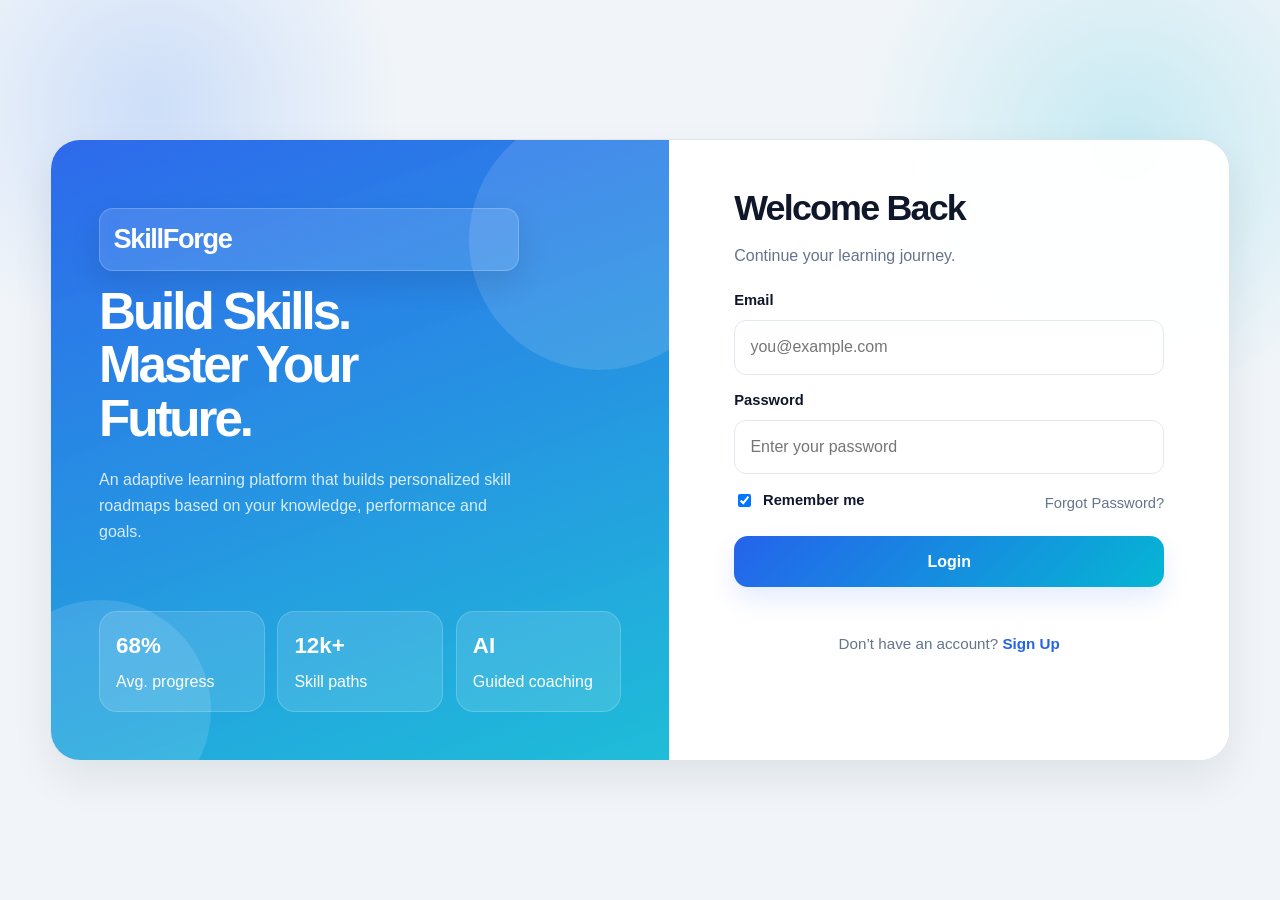
<file: learning.html>
<!DOCTYPE html>
<html lang="en">
  <head>
    <meta charset="UTF-8" />
    <meta name="viewport" content="width=device-width, initial-scale=1.0" />
    <title>SkillForge | Learning</title>
    <link rel="stylesheet" href="style.css" />
  </head>
  <body class="page-background">
    <header class="topbar">
      <div class="container topbar-inner">
        <a href="dashboard.html" class="logo" aria-label="SkillForge home">SkillForge</a>

        <button class="mobile-menu-toggle" type="button" aria-label="Toggle navigation" aria-expanded="false">
          <span></span>
          <span></span>
          <span></span>
        </button>

        <nav aria-label="Main navigation" class="main-nav" id="mainNav">
          <ul class="nav-links">
            <li><a href="dashboard.html">Home</a></li>
            <li><a href="roadmap.html">Roadmap</a></li>
            <li><a href="learning.html" class="active">Learn</a></li>
            <li><a href="games.html">Games &amp; Missions</a></li>
            <li><a href="challenges.html">Challenges</a></li>
            <li><a href="skillgaps.html">Skill Gap</a></li>
            <li><a href="achievements.html">Achievements</a></li>
            <li><a href="assistant.html">AI Assistant</a></li>
          </ul>
        </nav>

        <div class="nav-actions">
          <div class="user-section">
            <div id="topProfile"></div>
            <button id="logoutBtn" class="btn secondary">Logout</button>
          </div>
        </div>
      </div>
    </header>

    <main class="page-shell">
      <div class="container">
        <div class="panel-header">
          <div>
            <h1 id="learningTitle">Learning Hub</h1>
            <p id="learningSubtitle" class="subtitle">5 guided modules for your selected domain.</p>
          </div>
          <a href="dashboard.html" class="btn secondary">Back to Dashboard</a>
        </div>

        <section class="premium-card hero-gradient blue-glow">
          <div class="grid cols-2" style="align-items: center; margin: 0;">
            <div>
              <p class="muted sm" style="margin-bottom: 0.5rem; text-transform: uppercase; letter-spacing: 0.08em; font-weight: 700;">Current Domain</p>
              <h2 id="domainTitle" style="margin-bottom: 0.3rem;">Cybersecurity</h2>
              <p id="domainSummary" class="subtitle">Follow a structured path through the most important concepts.</p>
            </div>
            <div class="glass-card" style="padding: 1rem;">
              <div class="module-progress">
                <div style="display:flex; justify-content:space-between; gap:1rem; align-items:center;">
                  <span class="muted sm">Progress</span>
                  <strong id="learningProgressValue">0%</strong>
                </div>
                <div class="bar"><i id="learningProgressBar" data-w="0"></i></div>
              </div>
            </div>
          </div>
        </section>

        <div id="modulesGrid" class="module-hub-grid"></div>

        <section class="premium-card final-task-card">
          <div class="section-header" style="margin-bottom: 0.7rem;">
            <h2>Final Practical Task</h2>
          </div>
          <div class="grid cols-2" style="align-items: center; margin: 0;">
            <div>
              <p id="finalTaskDescription" class="subtitle">Apply your domain knowledge in a realistic, practical task.</p>
            </div>
            <div style="text-align: right;">
              <a href="module.html?module=5" class="btn">Open Final Task</a>
            </div>
          </div>
        </section>
      </div>
    </main>

    <script src="data.js"></script>
    <script src="store.js"></script>
    <script src="ui.js"></script>
    <script>
      const state = requireDomain();
      if (!state) {
        window.location.href = "login.html";
      } else {
        renderTopProfile(state);
        const domain = DOMAINS.find(item => item.id === state.domain) || DOMAINS[0];
        const modules = getModulesForDomain(state.domain);
        const modulesGrid = document.getElementById("modulesGrid");
        const domainTitle = document.getElementById("domainTitle");
        const domainSummary = document.getElementById("domainSummary");
        const learningProgressValue = document.getElementById("learningProgressValue");
        const learningProgressBar = document.getElementById("learningProgressBar");
        const finalTaskDescription = document.getElementById("finalTaskDescription");

        domainTitle.textContent = domain.name;
        domainSummary.textContent = `Build a structured learning path in ${domain.name.toLowerCase()} with five guided modules.`;

        const totalCompleted = modules.reduce((sum, module) => {
          const moduleState = state.modules[String(module.id)] || { completed: false, lessonsCompleted: [] };
          return sum + (moduleState.lessonsCompleted ? moduleState.lessonsCompleted.length : 0);
        }, 0);

        const totalLessons = modules.reduce((sum, module) => sum + module.lessons.length, 0);
        const overallModuleProgress = totalLessons ? Math.round((totalCompleted / totalLessons) * 100) : 0;
        learningProgressValue.textContent = `${overallModuleProgress}%`;
        learningProgressBar.dataset.w = overallModuleProgress;

        const finalTaskText = state.domain === "ai"
          ? "Create a simple AI use case, explain the problem, outline a model or workflow, and propose a real-world value proposition."
          : state.domain === "cybersecurity"
            ? "Analyse a realistic security scenario, identify the critical risks, and propose a practical defense plan."
            : state.domain === "webdev"
              ? "Build a small front-end feature concept, define the user flow, and explain the implementation approach."
              : state.domain === "datascience"
                ? "Interpret a dataset, identify the key insight, and describe the decision or model you would use."
                : state.domain === "cloud"
                  ? "Design a resilient cloud architecture for a common workload and explain the key trade-offs."
                  : "Prototype a product flow, then explain the user journey and interface decisions behind it.";

        finalTaskDescription.textContent = finalTaskText;

        modulesGrid.innerHTML = modules.map((module) => {
          const moduleState = state.modules[String(module.id)] || { completed: false, lessonsCompleted: [] };
          const lessonCount = module.lessons.length;
          const completedCount = Array.isArray(moduleState.lessonsCompleted) ? moduleState.lessonsCompleted.length : 0;
          const progress = Math.round((completedCount / lessonCount) * 100);
          let statusText = "Start Module";
          let statusClass = "start";

          if (moduleState.completed || progress >= 100) {
            statusText = "Completed";
            statusClass = "complete";
          } else if (completedCount > 0) {
            statusText = "Continue";
            statusClass = "inprogress";
          }

          return `
            <a class="module-card-link" href="module.html?module=${module.id}">
              <article class="module-card">
                <div class="module-card-header">
                  <span class="module-rank">Module ${module.id}</span>
                  <span class="module-status ${statusClass}">${statusText}</span>
                </div>
                <h3>${module.title}</h3>
                <p>${module.description}</p>
                <div class="module-meta">
                  <span class="badge">${module.lessons.length} lessons</span>
                  <span class="badge">${progress}% progress</span>
                </div>
                <div class="bar"><i data-w="${progress}"></i></div>
                <div class="module-card-footer">
                  <span class="module-progress-label">${progress}% complete</span>
                  <span class="btn">${statusText}</span>
                </div>
              </article>
            </a>
          `;
        }).join("");

        document.getElementById("logoutBtn").addEventListener("click", () => {
          clearSession();
          window.location.href = "login.html";
        });

        const mobileToggle = document.querySelector(".mobile-menu-toggle");
        const mainNav = document.getElementById("mainNav");
        if (mobileToggle && mainNav) {
          mobileToggle.addEventListener("click", () => {
            const isOpen = mainNav.classList.toggle("open");
            mobileToggle.setAttribute("aria-expanded", String(isOpen));
          });
        }

        animateBars();
      }
    </script>
  </body>
</html>
</file>
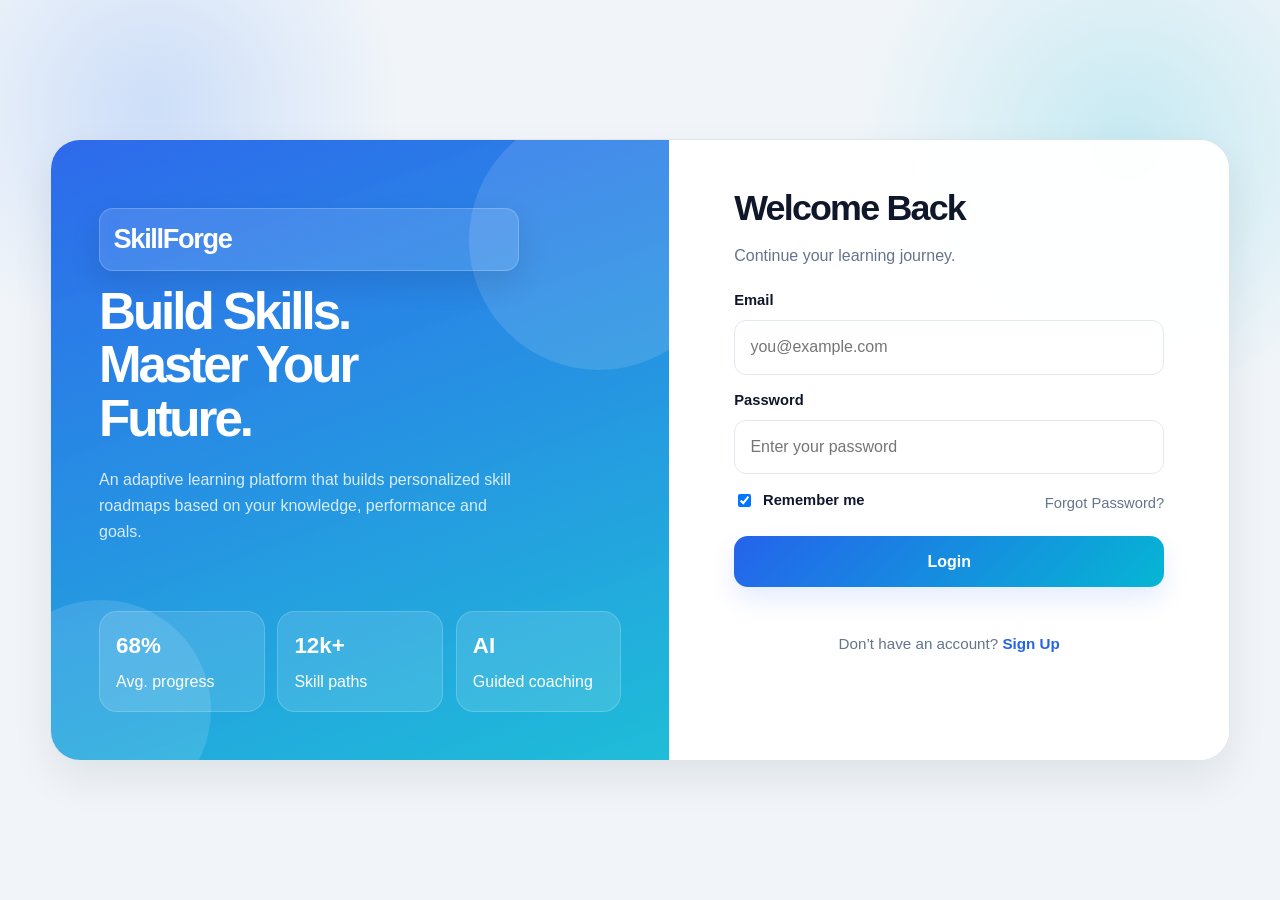
<file: login.html>
<!DOCTYPE html>
<html lang="en">
  <head>
    <meta charset="UTF-8" />
    <meta name="viewport" content="width=device-width, initial-scale=1.0" />
    <title>SkillForge | Login</title>
    <link rel="stylesheet" href="style.css" />
  </head>
  <body>
    <div class="auth-shell">
      <div class="auth-layout">
        <aside class="auth-brand">
          <div class="brand-content">
            <div class="brand-card">
              <div class="logo" style="font-size: 1.7rem;">SkillForge</div>
              <h1>Build Skills.<br />Master Your Future.</h1>
              <p>An adaptive learning platform that builds personalized skill roadmaps based on your knowledge, performance and goals.</p>
            </div>

            <div class="brand-metrics">
              <div class="mini">
                <strong>68%</strong>
                <span>Avg. progress</span>
              </div>
              <div class="mini">
                <strong>12k+</strong>
                <span>Skill paths</span>
              </div>
              <div class="mini">
                <strong>AI</strong>
                <span>Guided coaching</span>
              </div>
            </div>
          </div>
        </aside>

        <main class="auth-panel">
          <div class="auth-panel-card">
            <div class="auth-header">
              <h2>Welcome Back</h2>
              <p>Continue your learning journey.</p>
            </div>

            <form id="loginForm">
              <div class="form-row">
                <label for="email">Email</label>
                <input id="email" type="email" placeholder="you@example.com" required />
              </div>

              <div class="form-row">
                <label for="password">Password</label>
                <input id="password" type="password" placeholder="Enter your password" required />
              </div>

              <div class="form-meta">
                <label class="checkbox-row">
                  <input type="checkbox" checked />
                  <span>Remember me</span>
                </label>
                <a href="#" class="muted">Forgot Password?</a>
              </div>

              <button type="submit" class="btn block">Login</button>
              <p id="loginMessage" class="message" role="alert"></p>
            </form>

            <div class="form-footer">
              Don’t have an account? <a href="signup.html">Sign Up</a>
            </div>
          </div>
        </main>
      </div>
    </div>

    <script src="data.js"></script>
    <script src="store.js"></script>
    <script>
      const loginForm = document.getElementById("loginForm");
      const loginMessage = document.getElementById("loginMessage");

      loginForm.addEventListener("submit", (event) => {
        event.preventDefault();

        const email = document.getElementById("email").value.trim().toLowerCase();
        const password = document.getElementById("password").value.trim();

        if (!email || !password) {
          loginMessage.textContent = "Please enter both your email and password.";
          return;
        }

        const user = findUserByEmail(email);

        if (!user || user.password !== password) {
          loginMessage.textContent = "We couldn’t find that account. Please sign up first or check your details.";
          return;
        }

        const state = getState();
        state.user = { ...user, lastLogin: new Date().toISOString() };
        saveState(state);
        window.location.href = state.domain ? "dashboard.html" : "select.html";
      });
    </script>
  </body>
</html>
</file>
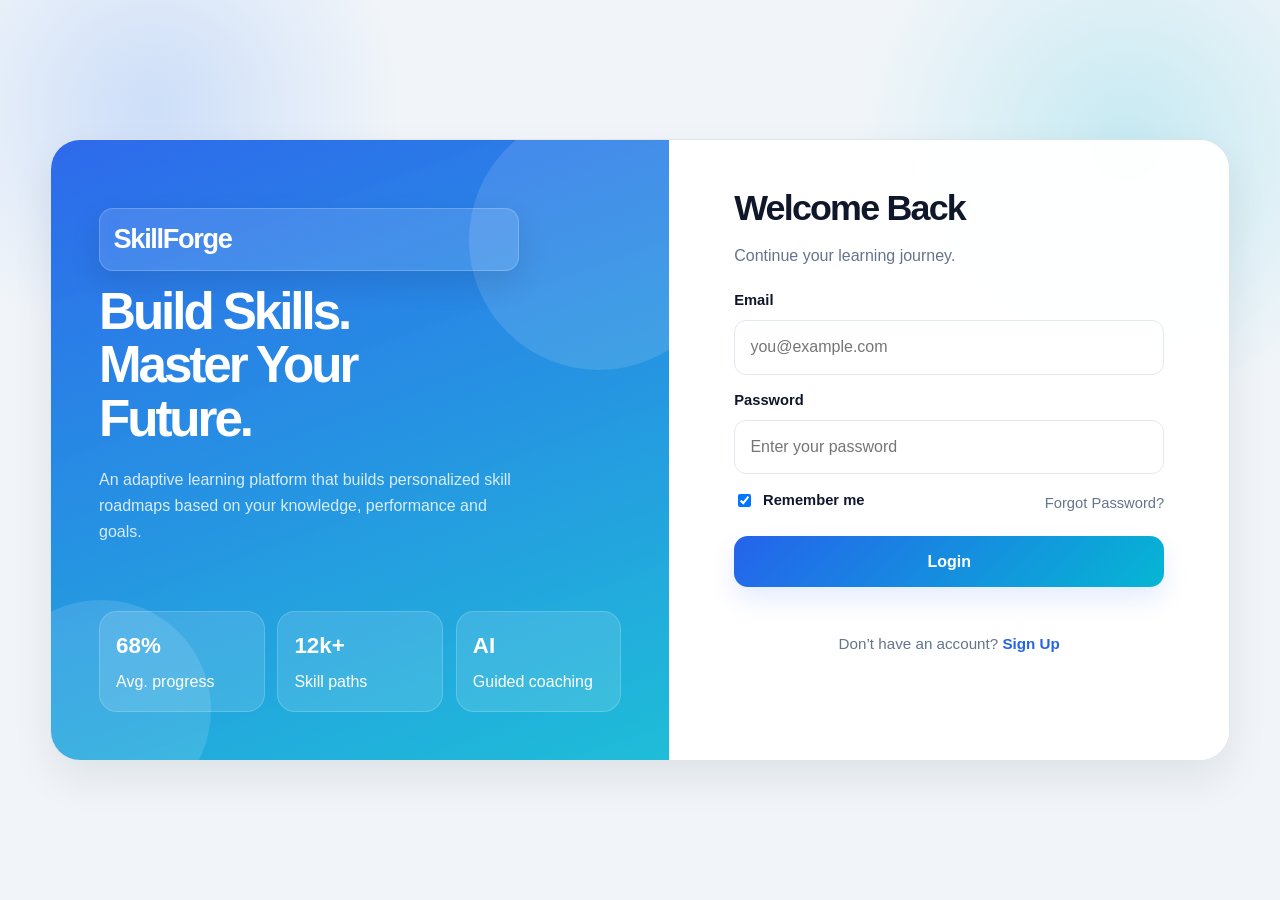
<file: module.html>
<!DOCTYPE html>
<html lang="en">
  <head>
    <meta charset="UTF-8" />
    <meta name="viewport" content="width=device-width, initial-scale=1.0" />
    <title>SkillForge | Module</title>
    <link rel="stylesheet" href="style.css" />
  </head>
  <body class="page-background">
    <header class="topbar">
      <div class="container topbar-inner">
        <a href="dashboard.html" class="logo" aria-label="SkillForge home">SkillForge</a>

        <button class="mobile-menu-toggle" type="button" aria-label="Toggle navigation" aria-expanded="false">
          <span></span>
          <span></span>
          <span></span>
        </button>

        <nav aria-label="Main navigation" class="main-nav" id="mainNav">
          <ul class="nav-links">
            <li><a href="dashboard.html">Home</a></li>
            <li><a href="roadmap.html">Roadmap</a></li>
            <li><a href="learning.html" class="active">Learn</a></li>
            <li><a href="games.html">Games &amp; Missions</a></li>
            <li><a href="challenges.html">Challenges</a></li>
            <li><a href="skillgaps.html">Skill Gap</a></li>
            <li><a href="achievements.html">Achievements</a></li>
            <li><a href="assistant.html">AI Assistant</a></li>
          </ul>
        </nav>

        <div class="nav-actions">
          <div class="user-section">
            <div id="topProfile"></div>
            <button id="logoutBtn" class="btn secondary">Logout</button>
          </div>
        </div>
      </div>
    </header>

    <main class="page-shell">
      <div class="container">
        <div class="panel-header">
          <div>
            <h1 id="moduleHeader">Module</h1>
            <p id="moduleSubtitle" class="subtitle">Explore the module and complete each lesson.</p>
          </div>
          <a href="learning.html" class="btn secondary">Back to Learning</a>
        </div>

        <section class="premium-card hero-gradient blue-glow" style="padding: 1.5rem; margin-bottom: 1rem;">
          <div class="grid cols-2" style="align-items: center; margin: 0;">
            <div>
              <p class="muted sm" style="margin-bottom: 0.45rem; text-transform: uppercase; letter-spacing: 0.08em; font-weight: 700;">Selected Module</p>
              <h2 id="moduleTitle" style="margin-bottom: 0.35rem;">Introduction to AI</h2>
              <p id="moduleDescription" class="subtitle">Understand the foundations of the selected domain.</p>
            </div>
            <div class="glass-card" style="padding: 1rem;">
              <div class="module-progress">
                <div style="display:flex; justify-content:space-between; gap:1rem; align-items:center;">
                  <span class="muted sm">Module Progress</span>
                  <strong id="moduleProgressValue">0%</strong>
                </div>
                <div class="bar"><i id="moduleProgressBar" data-w="0"></i></div>
              </div>
            </div>
          </div>
        </section>

        <div class="learning-shell" style="grid-template-columns: minmax(220px, 300px) minmax(0, 1fr);">
          <aside class="premium-card">
            <h3>Lessons</h3>
            <div id="lessonList" class="lesson-list" style="margin-top: 1rem;"></div>
          </aside>

          <section class="premium-card lesson-shell">
            <div class="lesson-header">
              <div>
                <p class="muted sm" style="margin-bottom: 0.4rem; text-transform: uppercase; letter-spacing: 0.07em; font-weight: 700;">Current Lesson</p>
                <h2 id="lessonTitle">Lesson</h2>
              </div>
              <span id="lessonStatus" class="badge good">Open</span>
            </div>

            <div class="lesson-meta">
              <span class="badge" id="lessonCount">4 lessons</span>
              <span class="badge" id="lessonDifficulty">Beginner</span>
              <span class="badge" id="lessonTime">12 min</span>
            </div>

            <div class="lesson-body">
              <div>
                <h3>Summary</h3>
                <p id="lessonSummary">Lesson summary will appear here.</p>
              </div>
              <div>
                <h3>Key Idea</h3>
                <p id="lessonExplanation">Lesson explanation will appear here.</p>
              </div>
              <div>
                <h3>Example</h3>
                <p id="lessonExample">A practical example will appear here.</p>
              </div>
            </div>

            <div class="lesson-actions" style="display:flex; flex-wrap:wrap; gap:0.8rem; margin-top:1.4rem;">
              <button id="previousLessonBtn" class="btn secondary" type="button">Previous</button>
              <button id="completeLessonBtn" class="btn" type="button">Mark Lesson Complete</button>
              <button id="nextLessonBtn" class="btn" type="button">Next Lesson</button>
            </div>
          </section>
        </div>

        <section id="finalTaskSection" class="premium-card" style="margin-top: 1.3rem; padding: 1.4rem; display: none;">
          <div class="section-header" style="margin-bottom: 0.8rem;">
            <h2>Final Practical Task</h2>
          </div>
          <div class="lesson-body">
            <div>
              <h3>Objective</h3>
              <p id="finalTaskText">Build a final product or reflection for your domain.</p>
            </div>
            <div>
              <h3>Instructions</h3>
              <ul class="key-points">
                <li>Review the important ideas from each module.</li>
                <li>Apply them to a realistic task or scenario.</li>
                <li>Write a short practical outcome and explain your reasoning.</li>
              </ul>
            </div>
          </div>
          <div class="lesson-actions" style="display:flex; flex-wrap:wrap; gap:0.8rem; margin-top:1.2rem;">
            <button id="completeFinalTaskBtn" class="btn" type="button">Complete Final Task</button>
          </div>
        </section>

        <section id="finalQuizSection" class="premium-card" style="margin-top: 1.3rem; padding: 1.4rem; display: none;">
          <div class="section-header" style="margin-bottom: 0.8rem;">
            <h2>Final Quiz</h2>
          </div>
          <div id="finalQuizContent"></div>
        </section>
      </div>
    </main>

    <script src="data.js"></script>
    <script src="store.js"></script>
    <script src="ui.js"></script>
    <script>
      const state = requireDomain();
      if (!state) {
        window.location.href = "login.html";
      } else {
        renderTopProfile(state);

        const moduleParams = new URLSearchParams(window.location.search);
        const moduleId = Number(moduleParams.get("module")) || 1;
        const modules = getModulesForDomain(state.domain);
        const currentModule = getModuleById(state.domain, moduleId) || modules[0];
        const moduleKey = String(currentModule.id);
        const moduleState = ensureModuleState(state, currentModule.id);

        const lessonList = document.getElementById("lessonList");
        const moduleHeader = document.getElementById("moduleHeader");
        const moduleTitle = document.getElementById("moduleTitle");
        const moduleDescription = document.getElementById("moduleDescription");
        const moduleProgressValue = document.getElementById("moduleProgressValue");
        const moduleProgressBar = document.getElementById("moduleProgressBar");
        const lessonTitle = document.getElementById("lessonTitle");
        const lessonStatus = document.getElementById("lessonStatus");
        const lessonCount = document.getElementById("lessonCount");
        const lessonDifficulty = document.getElementById("lessonDifficulty");
        const lessonTime = document.getElementById("lessonTime");
        const lessonSummary = document.getElementById("lessonSummary");
        const lessonExplanation = document.getElementById("lessonExplanation");
        const lessonExample = document.getElementById("lessonExample");
        const finalTaskSection = document.getElementById("finalTaskSection");
        const finalQuizSection = document.getElementById("finalQuizSection");
        const finalTaskText = document.getElementById("finalTaskText");

        moduleHeader.textContent = `Module ${currentModule.id}`;
        moduleTitle.textContent = currentModule.title;
        moduleDescription.textContent = currentModule.description;
        lessonCount.textContent = `${currentModule.lessons.length} lessons`;
        lessonDifficulty.textContent = currentModule.level || "Intermediate";
        lessonTime.textContent = `${currentModule.lessons.length * 12} min`;

        let activeLessonIndex = 0;

        function getProgress() {
          const completed = Array.isArray(moduleState.lessonsCompleted) ? moduleState.lessonsCompleted : [];
          const total = currentModule.lessons.length;
          const percent = total ? Math.round((completed.length / total) * 100) : 0;
          return { completed, total, percent };
        }

        function updateModuleProgressUI() {
          const { completed, total, percent } = getProgress();
          moduleProgressValue.textContent = `${percent}%`;
          moduleProgressBar.dataset.w = String(percent);
          moduleState.completed = completed.length >= total;
          if (!state.modules[moduleKey]) state.modules[moduleKey] = moduleState;
          saveState(state);
        }

        function renderLessons() {
          const { completed } = getProgress();
          lessonList.innerHTML = currentModule.lessons.map((lesson, index) => {
            const isCompleted = completed.includes(index);
            const isCurrent = index === activeLessonIndex;
            let label = "Upcoming";
            let icon = "○";
            let itemClass = "locked";

            if (isCompleted) {
              label = "Completed";
              icon = "✓";
              itemClass = "completed";
            } else if (isCurrent || index <= activeLessonIndex) {
              label = "Open";
              icon = "→";
              itemClass = "";
            }

            return `
              <button type="button" class="lesson-item ${itemClass}" data-index="${index}">
                <div class="lesson-main">
                  <span class="lesson-icon">${icon}</span>
                  <div>
                    <div class="lesson-title">Lesson ${index + 1}: ${lesson.title}</div>
                    <div class="lesson-meta-text">${lesson.summary}</div>
                  </div>
                </div>
                <span class="lesson-action">${label}</span>
              </button>
            `;
          }).join("");

          lessonList.querySelectorAll(".lesson-item").forEach(button => {
            button.addEventListener("click", () => {
              activeLessonIndex = Number(button.dataset.index);
              renderLessonContent();
            });
          });
        }

        function renderLessonContent() {
          const lesson = currentModule.lessons[activeLessonIndex];
          const { completed } = getProgress();
          const isCompleted = completed.includes(activeLessonIndex);

          lessonTitle.textContent = `Lesson ${activeLessonIndex + 1}: ${lesson.title}`;
          lessonSummary.textContent = lesson.summary;
          lessonExplanation.textContent = lesson.explanation || `This lesson focuses on the core ideas behind ${lesson.title.toLowerCase()} and how they support your overall learning path.`;
          lessonExample.textContent = lesson.example || `Apply ${lesson.title.toLowerCase()} in a realistic scenario to improve decision-making and execution.`;
          lessonStatus.textContent = isCompleted ? "Completed" : "Open";
          lessonStatus.className = `badge ${isCompleted ? "good" : "warn"}`;
          renderLessons();
        }

        function markCurrentLessonComplete() {
          const { completed } = getProgress();
          if (!completed.includes(activeLessonIndex)) {
            completed.push(activeLessonIndex);
            moduleState.lessonsCompleted = completed;
            moduleState.completed = completed.length >= currentModule.lessons.length;
            markLessonComplete(state, `${currentModule.id}:${activeLessonIndex}`);
          }
          updateModuleProgressUI();
          renderLessonContent();

          if (currentModule.id === 5 && completed.length >= currentModule.lessons.length) {
            finalTaskSection.style.display = "block";
            finalQuizSection.style.display = "block";
          }
        }

        document.getElementById("previousLessonBtn").addEventListener("click", () => {
          activeLessonIndex = Math.max(0, activeLessonIndex - 1);
          renderLessonContent();
        });

        document.getElementById("nextLessonBtn").addEventListener("click", () => {
          markCurrentLessonComplete();
          if (activeLessonIndex < currentModule.lessons.length - 1) {
            activeLessonIndex += 1;
            renderLessonContent();
          }
          if (currentModule.id === 5 && getProgress().completed.length >= currentModule.lessons.length) {
            finalTaskSection.style.display = "block";
            finalQuizSection.style.display = "block";
          }
        });

        document.getElementById("completeLessonBtn").addEventListener("click", () => {
          markCurrentLessonComplete();
        });

        const finalQuestionSet = [
          {
            question: "Which idea is most important for building confidence in a learning path?",
            options: ["Skipping the hard parts", "Reviewing and improving weak areas", "Avoiding practice", "Only focusing on quick wins"],
            answer: 1,
            explanation: "Strengthening weak spots is the best way to learn effectively and build confidence."
          },
          {
            question: "Why are practical tasks useful in a learning platform?",
            options: ["They replace all theory", "They help you apply concepts to real work", "They remove the need for quizzes", "They are only for advanced learners"],
            answer: 1,
            explanation: "Practical tasks connect theory to action and improve real-world problem solving."
          },
          {
            question: "What is the best mindset for completing a final module?",
            options: ["Treat it as a checklist of actions only", "Use the concepts to solve a realistic problem and reflect on the outcome", "Ignore the final task", "Move on without review"],
            answer: 1,
            explanation: "The goal is to synthesize your learning and apply it to a realistic task."
          }
        ];

        document.getElementById("completeFinalTaskBtn").addEventListener("click", () => {
          state.finalTaskCompleted = true;
          saveState(state);
          const actionWrap = document.querySelector("#finalTaskSection .lesson-actions");
          if (actionWrap) actionWrap.innerHTML = '<span class="badge good">Task Completed</span>';
        });

        if (currentModule.id === 5) {
          finalTaskSection.style.display = "block";
          finalQuizSection.style.display = "block";
          finalTaskText.textContent = state.domain === "ai"
            ? "Create a short AI strategy for a real business problem, describe the workflow, and explain how you would evaluate it."
            : "Create a practical domain plan for a realistic scenario using the ideas from the earlier modules and explain the reasoning behind your approach.";

          const quizContent = document.getElementById("finalQuizContent");
          quizContent.innerHTML = `
            <div class="option-list" style="margin-top:0.8rem;">
              ${finalQuestionSet.map((q, index) => `
                <div class="premium-card" style="padding:1rem; background: rgba(239,246,255,0.7); margin-bottom: 1rem;">
                  <h3>Question ${index + 1}</h3>
                  <p style="margin-bottom:0.8rem;">${q.question}</p>
                  <div class="option-list">
                    ${q.options.map((option, optionIndex) => `
                      <button type="button" class="option" data-question="${index}" data-answer="${optionIndex}">${option}</button>
                    `).join("")}
                  </div>
                </div>
              `).join("")}
              <button id="submitFinalQuizBtn" class="btn" type="button" style="margin-top: 1rem;">Submit Final Quiz</button>
            </div>
          `;

          quizContent.querySelectorAll(".option").forEach(button => {
            button.addEventListener("click", () => {
              const questionIndex = Number(button.dataset.question);
              const answerIndex = Number(button.dataset.answer);
              const group = quizContent.querySelectorAll(`.option[data-question="${questionIndex}"]`);
              group.forEach(item => item.classList.remove("selected"));
              button.classList.add("selected");
              button.dataset.selected = String(answerIndex);
            });
          });

          document.getElementById("submitFinalQuizBtn").addEventListener("click", () => {
            const answers = [];
            quizContent.querySelectorAll(".option.selected").forEach(button => {
              answers.push({ q: Number(button.dataset.question), a: Number(button.dataset.answer) });
            });

            const score = finalQuestionSet.reduce((total, question, index) => {
              const selected = answers.find(item => item.q === index);
              return total + ((selected && selected.a === question.answer) ? 1 : 0);
            }, 0);
            const percent = Math.round((score / finalQuestionSet.length) * 100);
            const xpReward = 50 + score * 20;
            state.finalQuizScore = percent;
            addXP(state, xpReward, "Final module quiz completed");
            saveState(state);

            const result = document.createElement("div");
            result.className = "answer-panel correct";
            result.innerHTML = `<strong>Final quiz complete!</strong><p>You scored ${score}/${finalQuestionSet.length} (${percent}%).</p><p>XP earned: +${xpReward}</p>`;
            quizContent.appendChild(result);
          });
        }

        renderLessons();
        renderLessonContent();
        updateModuleProgressUI();

        const mobileToggle = document.querySelector(".mobile-menu-toggle");
        const mainNav = document.getElementById("mainNav");
        if (mobileToggle && mainNav) {
          mobileToggle.addEventListener("click", () => {
            const open = mainNav.classList.toggle("open");
            mobileToggle.setAttribute("aria-expanded", String(open));
          });
        }

        document.getElementById("logoutBtn").addEventListener("click", () => {
          clearSession();
          window.location.href = "login.html";
        });
      }
    </script>
  </body>
</html>
</file>
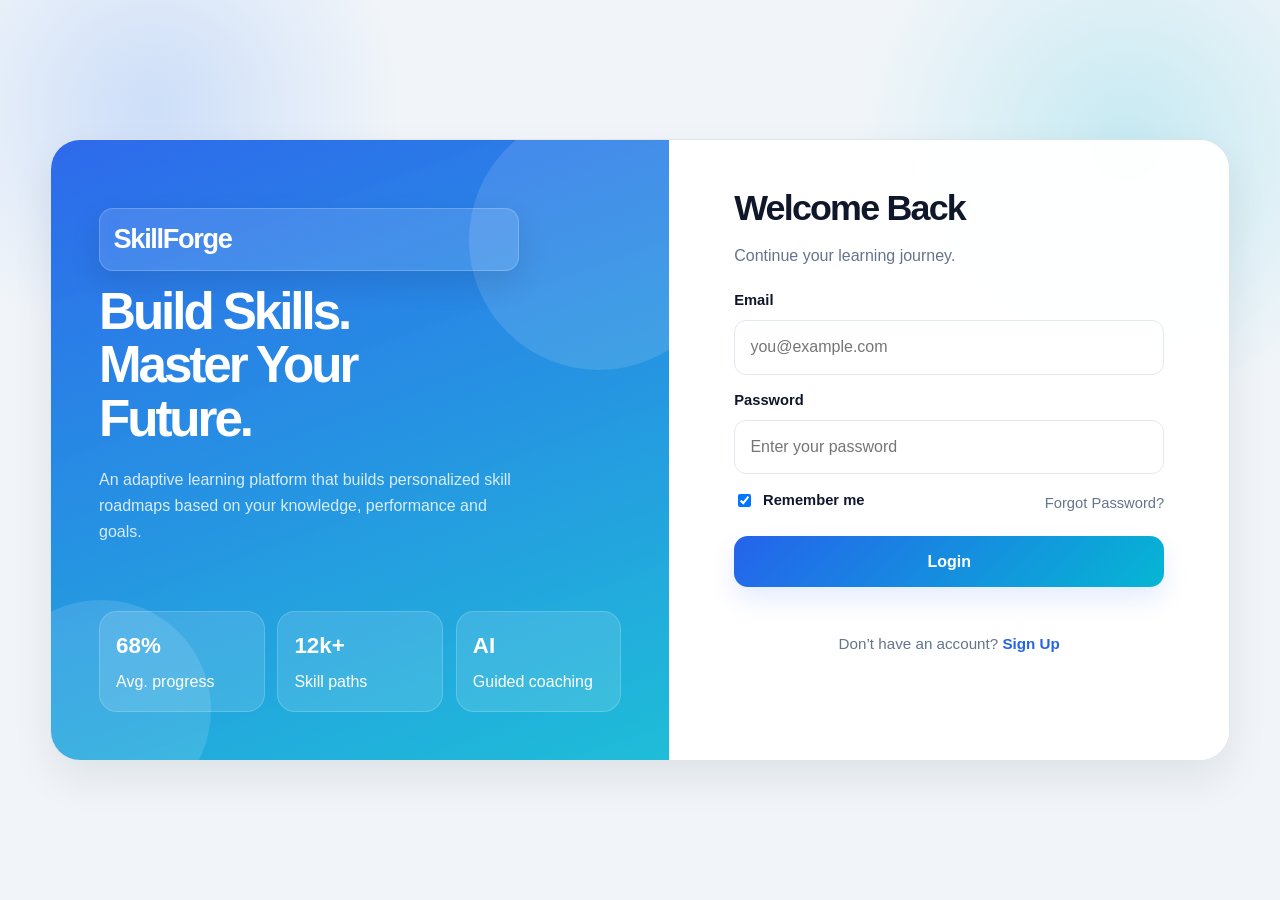
<file: profile.html>
<!DOCTYPE html>
<html lang="en">
  <head>
    <meta charset="UTF-8" />
    <meta name="viewport" content="width=device-width, initial-scale=1.0" />
    <title>SkillForge | Profile</title>
    <link rel="stylesheet" href="style.css" />
  </head>
  <body>
    <div class="container app-layout" style="padding-top: 1.5rem; padding-bottom: 3rem;">
      <aside id="sidebar" class="sidebar"></aside>

      <main class="main-panel">
        <div class="panel-header">
          <div>
            <h1>Profile</h1>
            <p class="subtitle">Your progress, badges, and learning snapshot.</p>
          </div>
          <button class="mobile-toggle" id="mobileToggle" aria-label="Open navigation">☰</button>
        </div>

        <section class="profile-grid">
          <div class="profile-card">
            <div class="profile-avatar" id="profileAvatar">SL</div>
            <div class="profile-meta">
              <h2 id="profileName">Student</h2>
              <p id="profileEmail" class="muted">student@example.com</p>
            </div>
            <div class="profile-actions">
              <button id="logoutBtn" class="btn secondary">Logout</button>
              <button id="resetBtn" class="btn ghost">Reset Progress</button>
            </div>
          </div>

          <div class="profile-card">
            <div class="grid cols-2">
              <div class="card soft">
                <p class="muted sm">Selected Domain</p>
                <h3 id="profileDomain">Cybersecurity</h3>
              </div>
              <div class="card soft">
                <p class="muted sm">Level</p>
                <h3 id="profileLevel">Level 1</h3>
              </div>
              <div class="card soft">
                <p class="muted sm">XP</p>
                <h3 id="profileXp">0 XP</h3>
              </div>
              <div class="card soft">
                <p class="muted sm">Progress</p>
                <h3 id="profileProgress">0%</h3>
              </div>
            </div>

            <div class="card soft" style="margin-top: 1rem;">
              <h3>Skills</h3>
              <div id="profileSkills" class="quick-prompts" style="margin-top: 0.7rem;"></div>
            </div>

            <div class="card soft" style="margin-top: 1rem;">
              <h3>Achievements</h3>
              <div id="profileBadges" class="quick-prompts" style="margin-top: 0.7rem;"></div>
            </div>
          </div>
        </section>
      </main>
    </div>

    <script src="data.js"></script>
    <script src="store.js"></script>
    <script src="ui.js"></script>
    <script>
      const state = requireLogin();
      if (!state) {
        window.location.href = "login.html";
      } else {
        renderSidebar();

        const domainName = getDomainLabel(state.domain || "cybersecurity");
        const avatar = document.getElementById("profileAvatar");
        const name = document.getElementById("profileName");
        const email = document.getElementById("profileEmail");

        avatar.textContent = getUserInitials(state.user.name);
        name.textContent = state.user.name;
        email.textContent = state.user.email;
        document.getElementById("profileDomain").textContent = domainName;
        document.getElementById("profileLevel").textContent = `Level ${levelInfo(state.xp).num}`;
        document.getElementById("profileXp").textContent = `${state.xp} XP`;
        document.getElementById("profileProgress").textContent = `${overallProgress(state)}%`;

        const skillList = Object.keys(state.skillScores || {});
        document.getElementById("profileSkills").innerHTML = skillList.length
          ? skillList.map(skill => `<span class="badge good">${skill}</span>`).join("")
          : `<span class="badge">No skills tracked yet</span>`;

        document.getElementById("profileBadges").innerHTML = BADGES.map(badge => {
          const unlocked = state.badges.includes(badge.id);
          return `<span class="badge ${unlocked ? "good" : "warn"}">${badge.icon} ${badge.name}</span>`;
        }).join("");

        document.getElementById("logoutBtn").addEventListener("click", () => {
          clearSession();
          window.location.href = "login.html";
        });

        document.getElementById("resetBtn").addEventListener("click", () => {
          const fresh = resetProgress();
          if (fresh.user) window.location.reload();
        });
      }
    </script>
  </body>
</html>
</file>
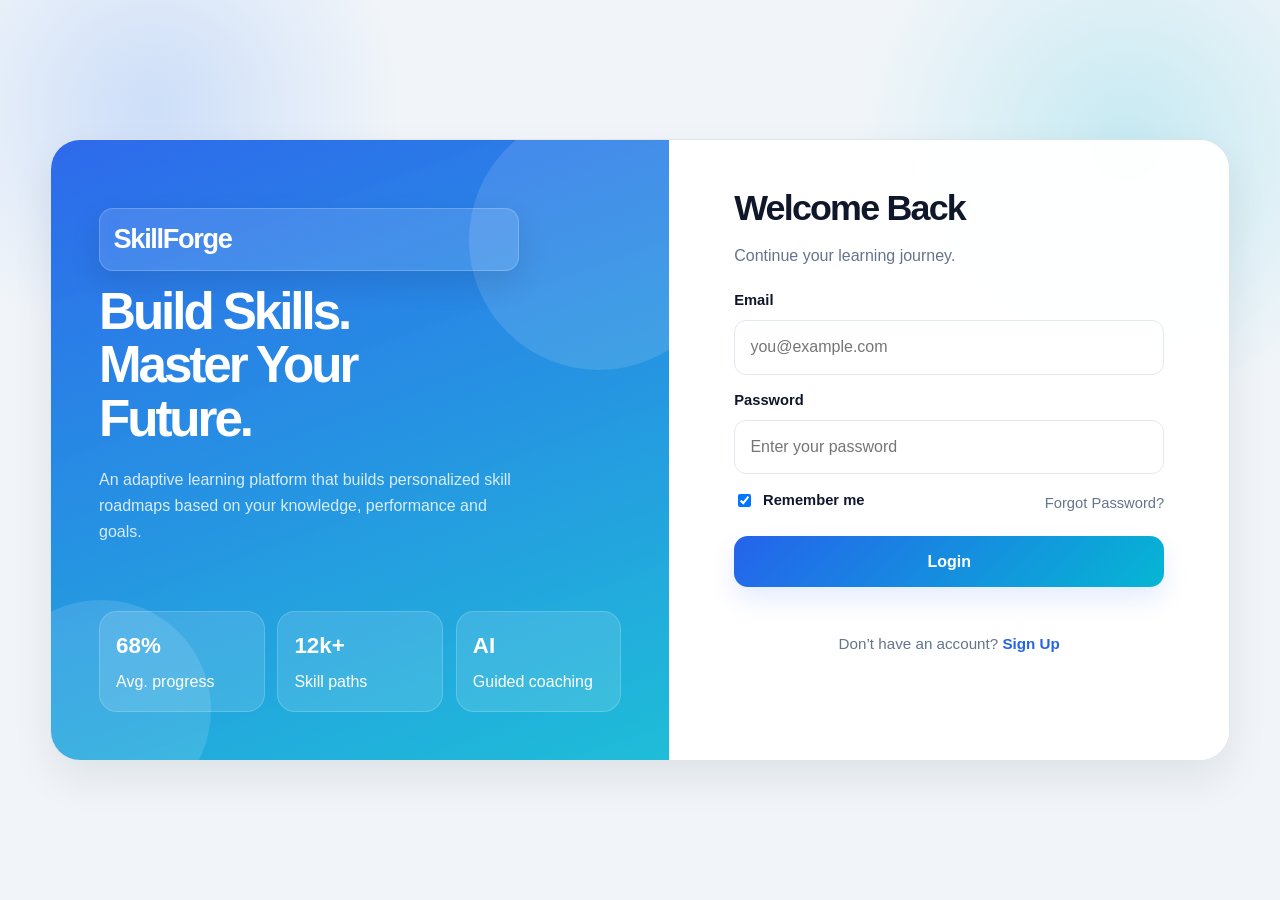
<file: roadmap.html>
<!DOCTYPE html>
<html lang="en">
  <head>
    <meta charset="UTF-8" />
    <meta name="viewport" content="width=device-width, initial-scale=1.0" />
    <title>SkillForge | Roadmap</title>
    <link rel="stylesheet" href="style.css" />
  </head>
  <body>
    <div class="container app-layout page-background" style="padding-top: 1.5rem; padding-bottom: 3rem;">
      <aside id="sidebar" class="sidebar"></aside>

      <main class="main-panel">
        <div class="panel-header">
          <div>
            <h1 id="roadmapTitle">Roadmap</h1>
            <p id="roadmapSubtitle" class="subtitle">Your personalized learning journey</p>
          </div>
          <button class="mobile-toggle" id="mobileToggle" aria-label="Open navigation">☰</button>
        </div>

        <section class="premium-card hero-gradient blue-glow" style="padding: 1.3rem; margin-bottom: 1rem;">
          <div class="bar"><i id="roadmapBar" data-w="0"></i></div>
          <p id="roadmapProgress" class="subtitle" style="margin-top: 0.8rem;">0% complete</p>
        </section>

        <div id="roadmapList" class="roadmap-grid" style="margin-top: 1.2rem;"></div>
      </main>
    </div>

    <script src="data.js"></script>
    <script src="store.js"></script>
    <script src="ui.js"></script>
    <script>
      const state = requireDomain();
      if (!state) {
        window.location.href = "login.html";
      } else {
        renderSidebar();

        const roadmap = ROADMAPS[state.domain] || [];
        const domain = DOMAINS.find(item => item.id === state.domain) || DOMAINS[0];
        const percent = overallProgress(state);

        document.getElementById("roadmapTitle").textContent = `${domain.name} Roadmap`;
        document.getElementById("roadmapSubtitle").textContent = `Placed at ${state.level} level (${state.assessmentScore}% assessment)`;
        document.getElementById("roadmapBar").dataset.w = percent;
        document.getElementById("roadmapProgress").textContent = `${percent}% complete (${state.completed.length}/${roadmap.length} stages)`;

        const roadmapList = document.getElementById("roadmapList");
        roadmapList.innerHTML = roadmap.map((stage, index) => {
          const status = stageStatus(state, index);
          const dotText = status === "done" ? "✓" : status === "current" ? "→" : "🔒";
          const action = status === "locked" ? "Locked" : status === "done" ? "Review" : "Continue";
          const score = skillScore(state, stage.skill);
          const skillLabel = skillStatus(score);

          const moduleLink = status === "locked" ? "#" : `learning.html?module=${stage.id}`;
          return `
            <div class="roadmap-item ${status}">
              <div class="roadmap-dot">${dotText}</div>
              <div class="premium-card" style="padding: 1.1rem 1.2rem;">
                <div class="muted sm">Stage ${index + 1}</div>
                <h3>${stage.title}</h3>
                <p class="muted sm">${stage.desc}</p>
                <div style="display:flex; flex-wrap:wrap; gap:0.5rem; margin: 0.6rem 0;">
                  <span class="badge">⏱ ${stage.time}</span>
                  <span class="badge">${stage.level}</span>
                  <span class="badge ${skillLabel.cls || "good"}">${stage.skill}: ${skillLabel.label}</span>
                </div>
                <a href="${moduleLink}" class="btn ${status === "locked" ? "secondary" : ""}" style="margin-top: 0.5rem; ${status === "locked" ? "pointer-events: none; opacity: 0.7;" : ""}">${action}</a>
              </div>
            </div>
          `;
        }).join("");

        animateBars();
      }
    </script>
  </body>
</html>
</file>
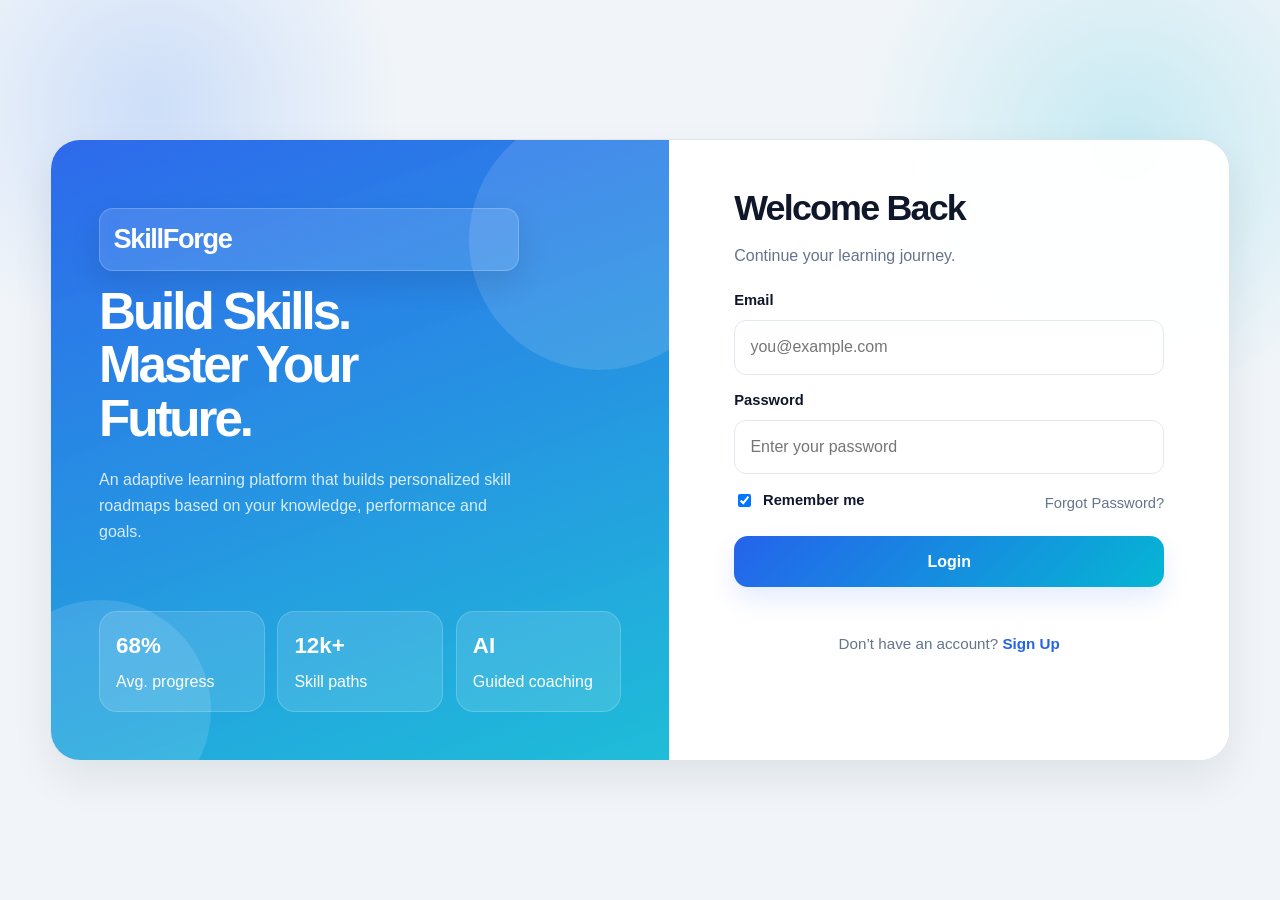
<file: select.html>
<!DOCTYPE html>
<html lang="en">
  <head>
    <meta charset="UTF-8" />
    <meta name="viewport" content="width=device-width, initial-scale=1.0" />
    <title>SkillForge | Select Your Domain</title>
    <link rel="stylesheet" href="style.css" />
  </head>
  <body>
    <div class="page-shell">
      <div class="container">
        <div class="panel-header">
          <a href="login.html" class="logo">SkillForge</a>
        </div>

        <section id="domainStep" class="page-card">
          <div class="section-header">
            <h2>Choose your career domain</h2>
            <p>Take a short assessment so we can personalize your roadmap.</p>
          </div>
          <div id="domainGrid" class="grid cols-3"></div>
        </section>

        <section id="quizStep" class="page-card" hidden>
          <div class="section-header" style="margin-bottom: 0.8rem;">
            <h2 id="quizTitle">Assessment</h2>
          </div>
          <div class="bar"><i id="quizBar" data-w="0"></i></div>
          <div class="card soft" style="margin-top: 1rem;">
            <h3 id="questionText" style="margin-bottom: 1rem;">Question</h3>
            <div id="optionsList" class="option-list"></div>
            <div style="margin-top: 1rem; display: flex; justify-content: flex-end;">
              <button id="nextQuestion" class="btn" disabled>Next</button>
            </div>
          </div>
        </section>

        <section id="resultStep" class="page-card" hidden>
          <div style="text-align: center; max-width: 560px; margin: 0 auto;">
            <div class="avatar" style="width: 100px; height: 100px; margin: 0 auto 1rem; font-size: 2rem;">🎉</div>
            <h2>You’re <span id="resultLevel">Beginner</span></h2>
            <p id="resultText" class="subtitle">Your roadmap is ready.</p>
            <a href="dashboard.html" class="btn" style="margin-top: 1rem;">Go to Dashboard</a>
          </div>
        </section>
      </div>
    </div>

    <script src="data.js"></script>
    <script src="store.js"></script>
    <script src="ui.js"></script>
    <script>
      const state = requireLogin();
      if (!state) {
        throw new Error("No user");
      }

      const domainGrid = document.getElementById("domainGrid");
      const domainStep = document.getElementById("domainStep");
      const quizStep = document.getElementById("quizStep");
      const resultStep = document.getElementById("resultStep");
      const quizTitle = document.getElementById("quizTitle");
      const quizBar = document.getElementById("quizBar");
      const questionText = document.getElementById("questionText");
      const optionsList = document.getElementById("optionsList");
      const nextQuestion = document.getElementById("nextQuestion");
      const resultLevel = document.getElementById("resultLevel");
      const resultText = document.getElementById("resultText");

      let selectedDomain = null;
      let assessmentQuestions = [];
      let questionIndex = 0;
      let answers = [];
      let selectedOption = null;

      domainGrid.innerHTML = DOMAINS.map(domain => `
        <button class="card" style="text-align:left; border: 1px solid rgba(226,232,240,0.8);" data-domain="${domain.id}">
          <div style="font-size: 2rem; margin-bottom: 0.6rem;">${domain.icon}</div>
          <h3>${domain.name}</h3>
          <p class="muted sm">${domain.desc}</p>
          <span class="badge good">Ready</span>
        </button>
      `).join("");

      Array.from(document.querySelectorAll("[data-domain]")).forEach(button => {
        button.addEventListener("click", () => {
          selectedDomain = button.dataset.domain;
          assessmentQuestions = ASSESSMENTS[selectedDomain] || [];
          questionIndex = 0;
          answers = [];
          startQuiz();
        });
      });

      function startQuiz() {
        domainStep.hidden = true;
        quizStep.hidden = false;
        resultStep.hidden = true;
        quizTitle.textContent = `${getDomainLabel(selectedDomain)} assessment`;
        renderQuestion();
      }

      function renderQuestion() {
        const question = assessmentQuestions[questionIndex];
        if (!question) return;

        selectedOption = null;
        nextQuestion.disabled = true;
        nextQuestion.textContent = questionIndex === assessmentQuestions.length - 1 ? "Finish" : "Next";

        const progress = ((questionIndex + 1) / assessmentQuestions.length) * 100;
        quizBar.dataset.w = progress;
        quizBar.style.width = `${progress}%`;
        questionText.textContent = `Question ${questionIndex + 1}: ${question.q}`;

        optionsList.innerHTML = question.o.map((option, index) => `
          <button type="button" class="option" data-index="${index}">${option}</button>
        `).join("");

        Array.from(document.querySelectorAll(".option")).forEach(optionBtn => {
          optionBtn.addEventListener("click", () => {
            Array.from(document.querySelectorAll(".option")).forEach(item => item.classList.remove("selected"));
            optionBtn.classList.add("selected");
            selectedOption = Number(optionBtn.dataset.index);
            nextQuestion.disabled = false;
          });
        });
      }

      nextQuestion.addEventListener("click", () => {
        if (selectedOption === null || selectedOption === undefined) return;
        answers.push(selectedOption);
        questionIndex += 1;

        if (questionIndex < assessmentQuestions.length) {
          renderQuestion();
        } else {
          finishAssessment();
        }
      });

      function finishAssessment() {
        const stateNow = getState();
        let correct = 0;

        assessmentQuestions.forEach((question, index) => {
          const isCorrect = answers[index] === question.a;
          if (isCorrect) correct += 1;
          setSkillScore(stateNow, question.skill, "quiz", isCorrect ? 100 : 0);
        });

        const score = Math.round((correct / assessmentQuestions.length) * 100);
        stateNow.domain = selectedDomain;
        stateNow.assessmentScore = score;
        stateNow.level = score <= 40 ? "Beginner" : score <= 70 ? "Intermediate" : "Advanced";
        applyPlacement(stateNow);
        logActivity(stateNow, `Assessment: ${score}% (${stateNow.level})`);
        saveState(stateNow);

        resultLevel.textContent = stateNow.level;
        resultText.textContent = `You scored ${correct}/${assessmentQuestions.length} (${score}%). Your personalized roadmap is ready.`;

        quizStep.hidden = true;
        resultStep.hidden = false;
      }
    </script>
  </body>
</html>
</file>
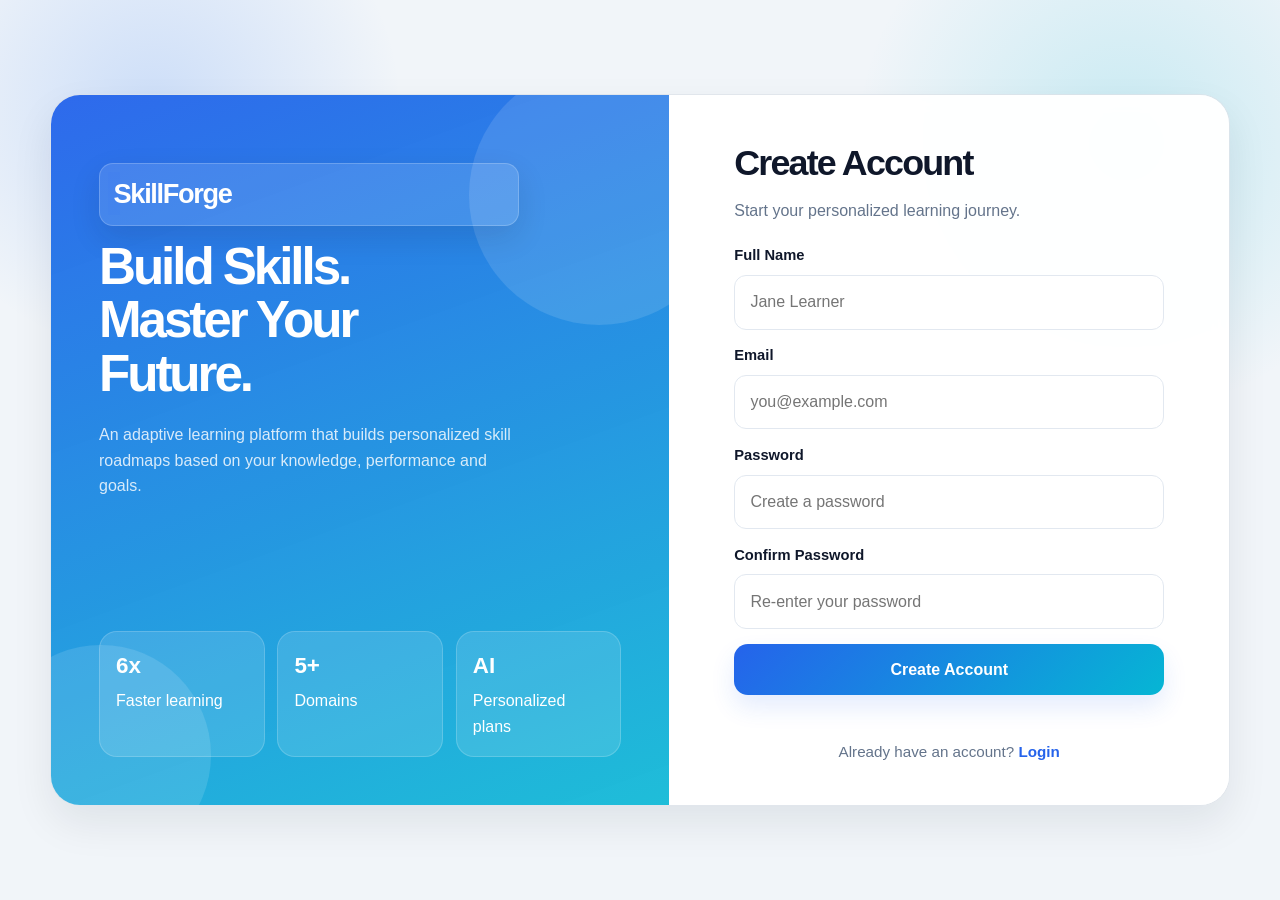
<file: signup.html>
<!DOCTYPE html>
<html lang="en">
  <head>
    <meta charset="UTF-8" />
    <meta name="viewport" content="width=device-width, initial-scale=1.0" />
    <title>SkillForge | Sign Up</title>
    <link rel="stylesheet" href="style.css" />
  </head>
  <body>
    <div class="auth-shell">
      <div class="auth-layout">
        <aside class="auth-brand">
          <div class="brand-content">
            <div class="brand-card">
              <div class="logo" style="font-size: 1.7rem;">SkillForge</div>
              <h1>Build Skills.<br />Master Your Future.</h1>
              <p>An adaptive learning platform that builds personalized skill roadmaps based on your knowledge, performance and goals.</p>
            </div>

            <div class="brand-metrics">
              <div class="mini">
                <strong>6x</strong>
                <span>Faster learning</span>
              </div>
              <div class="mini">
                <strong>5+</strong>
                <span>Domains</span>
              </div>
              <div class="mini">
                <strong>AI</strong>
                <span>Personalized plans</span>
              </div>
            </div>
          </div>
        </aside>

        <main class="auth-panel">
          <div class="auth-panel-card">
            <div class="auth-header">
              <h2>Create Account</h2>
              <p>Start your personalized learning journey.</p>
            </div>

            <form id="signupForm">
              <div class="form-row">
                <label for="fullName">Full Name</label>
                <input id="fullName" type="text" placeholder="Jane Learner" required />
              </div>

              <div class="form-row">
                <label for="signupEmail">Email</label>
                <input id="signupEmail" type="email" placeholder="you@example.com" required />
              </div>

              <div class="form-row">
                <label for="signupPassword">Password</label>
                <input id="signupPassword" type="password" placeholder="Create a password" minlength="4" required />
              </div>

              <div class="form-row">
                <label for="confirmPassword">Confirm Password</label>
                <input id="confirmPassword" type="password" placeholder="Re-enter your password" minlength="4" required />
              </div>

              <button type="submit" class="btn block">Create Account</button>
              <p id="signupMessage" class="message" role="alert"></p>
            </form>

            <div class="form-footer">
              Already have an account? <a href="login.html">Login</a>
            </div>
          </div>
        </main>
      </div>
    </div>

    <script src="data.js"></script>
    <script src="store.js"></script>
    <script>
      const signupForm = document.getElementById("signupForm");
      const signupMessage = document.getElementById("signupMessage");

      signupForm.addEventListener("submit", (event) => {
        event.preventDefault();

        const name = document.getElementById("fullName").value.trim();
        const email = document.getElementById("signupEmail").value.trim().toLowerCase();
        const password = document.getElementById("signupPassword").value.trim();
        const confirmPassword = document.getElementById("confirmPassword").value.trim();

        if (!name || !email || !password) {
          signupMessage.textContent = "Please fill in all fields.";
          return;
        }

        if (password.length < 4) {
          signupMessage.textContent = "Password must be at least 4 characters long.";
          return;
        }

        if (password !== confirmPassword) {
          signupMessage.textContent = "Passwords do not match.";
          return;
        }

        const existingUser = findUserByEmail(email);
        if (existingUser) {
          signupMessage.textContent = "An account already exists with this email. Please log in instead.";
          return;
        }

        const users = getUsers();
        users.push({ name, email, password });
        saveUsers(users);

        const currentState = getState();
        const nextState = normalizeState(currentState);
        nextState.user = { name, email, password, lastLogin: new Date().toISOString() };
        logActivity(nextState, "Joined SkillForge");
        saveState(nextState);
        window.location.href = "select.html";
      });
    </script>
  </body>
</html>
</file>
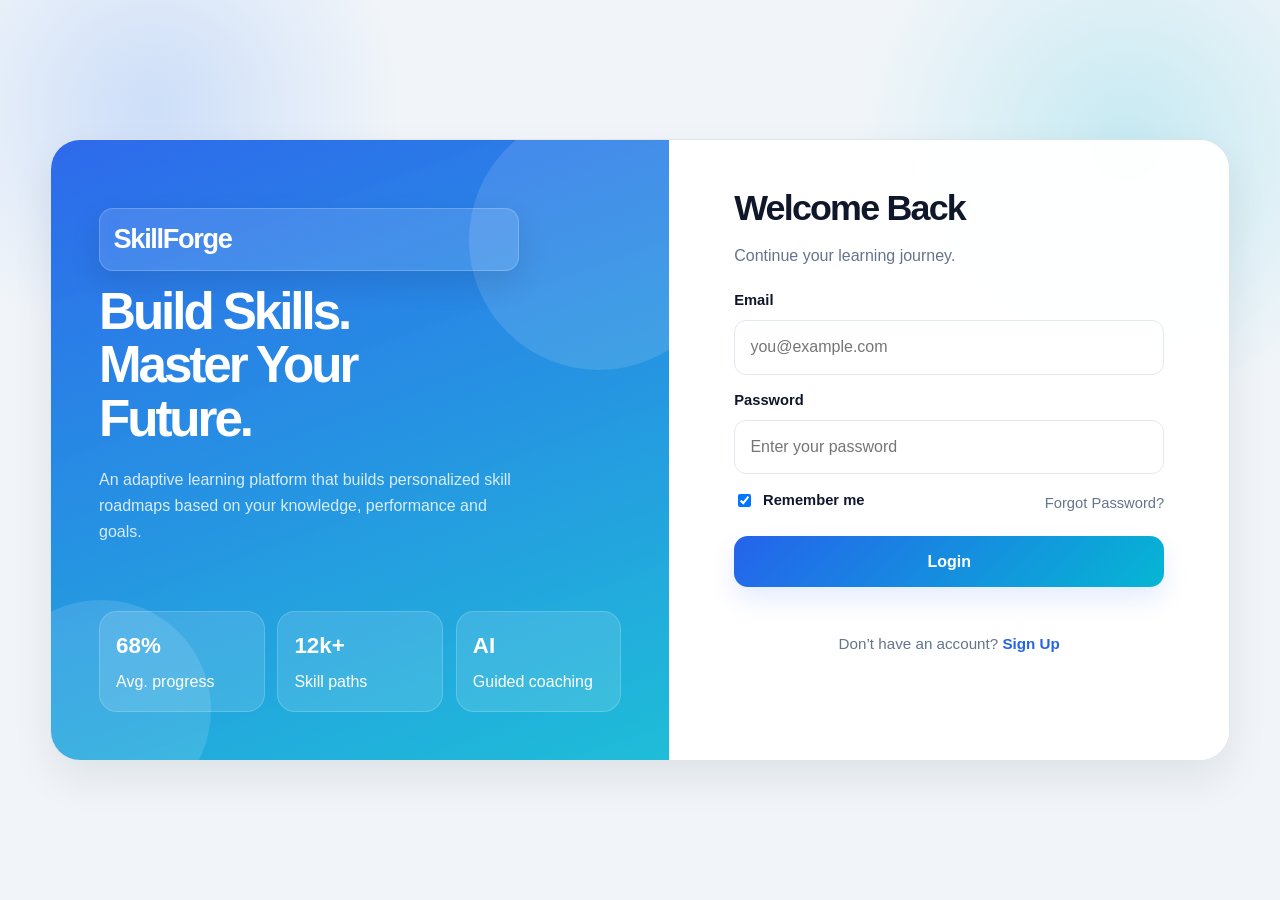
<file: skillgaps.html>
<!DOCTYPE html>
<html lang="en">
  <head>
    <meta charset="UTF-8" />
    <meta name="viewport" content="width=device-width, initial-scale=1.0" />
    <title>SkillForge | Skill Gaps</title>
    <link rel="stylesheet" href="style.css" />
  </head>
  <body>
    <div class="container app-layout" style="padding-top: 1.5rem; padding-bottom: 3rem;">
      <aside id="sidebar" class="sidebar"></aside>

      <main class="main-panel">
        <div class="panel-header">
          <div>
            <h1>Your Skill Gaps</h1>
            <p class="subtitle">Focused feedback to help you improve faster.</p>
          </div>
          <button class="mobile-toggle" id="mobileToggle" aria-label="Open navigation">☰</button>
        </div>

        <section class="card soft">
          <div id="gapList" class="skill-gap-list"></div>
        </section>

        <section class="card soft" style="margin-top: 1.5rem;">
          <div class="section-header" style="margin-bottom: 0.6rem;">
            <h2>Recommended For You</h2>
          </div>
          <p id="recommendationText" class="subtitle">You need more practice with your strongest weak area.</p>
          <div id="recommendedPanel" class="challenge-card" style="margin-top: 1rem; padding: 1.2rem; grid-template-columns: 1fr auto; align-items: center;">
            <div>
              <h3 id="recommendedStageTitle">Networking Fundamentals</h3>
              <p id="recommendedStageMeta" class="muted sm">Module 3</p>
            </div>
            <a id="recommendedBtn" href="learning.html" class="btn">Start Recommended Lesson</a>
          </div>
        </section>
      </main>
    </div>

    <script src="data.js"></script>
    <script src="store.js"></script>
    <script src="ui.js"></script>
    <script>
      const state = requireDomain();
      if (!state) {
        window.location.href = "login.html";
      } else {
        renderSidebar();

        const gapList = document.getElementById("gapList");
        const recommendationText = document.getElementById("recommendationText");
        const recommendedStageTitle = document.getElementById("recommendedStageTitle");
        const recommendedStageMeta = document.getElementById("recommendedStageMeta");
        const recommendedBtn = document.getElementById("recommendedBtn");

        const gaps = getSkillGapData(state);
        gapList.innerHTML = gaps.map(item => `
          <div>
            <div class="skill-row">
              <div>
                <div class="meta">
                  <strong>${item.skill}</strong>
                  <span class="badge ${item.status.cls || "good"}">${item.status.label}</span>
                </div>
                <div class="bar"><i data-w="${item.score}"></i></div>
              </div>
              <strong>${item.score}%</strong>
            </div>
          </div>
        `).join("");

        const recommendation = recommendedStage(state);
        if (recommendation && recommendation.stage) {
          recommendationText.textContent = `You need more practice with ${recommendation.skill}.`;
          recommendedStageTitle.textContent = recommendation.stage.title;
          const stageIndex = (ROADMAPS[state.domain] || []).findIndex(item => item.id === recommendation.stage.id) + 1;
          recommendedStageMeta.textContent = `Recommended: ${recommendation.skill} — Module ${stageIndex}`;
          recommendedBtn.href = `learning.html?module=${recommendation.stage.id}`;
        } else {
          recommendationText.textContent = "Your skill profile looks strong. Keep building momentum with the next roadmap step.";
          recommendedStageTitle.textContent = "Keep learning";
          recommendedStageMeta.textContent = "You are in good shape.";
          recommendedBtn.href = "roadmap.html";
        }

        animateBars();
      }
    </script>
  </body>
</html>
</file>
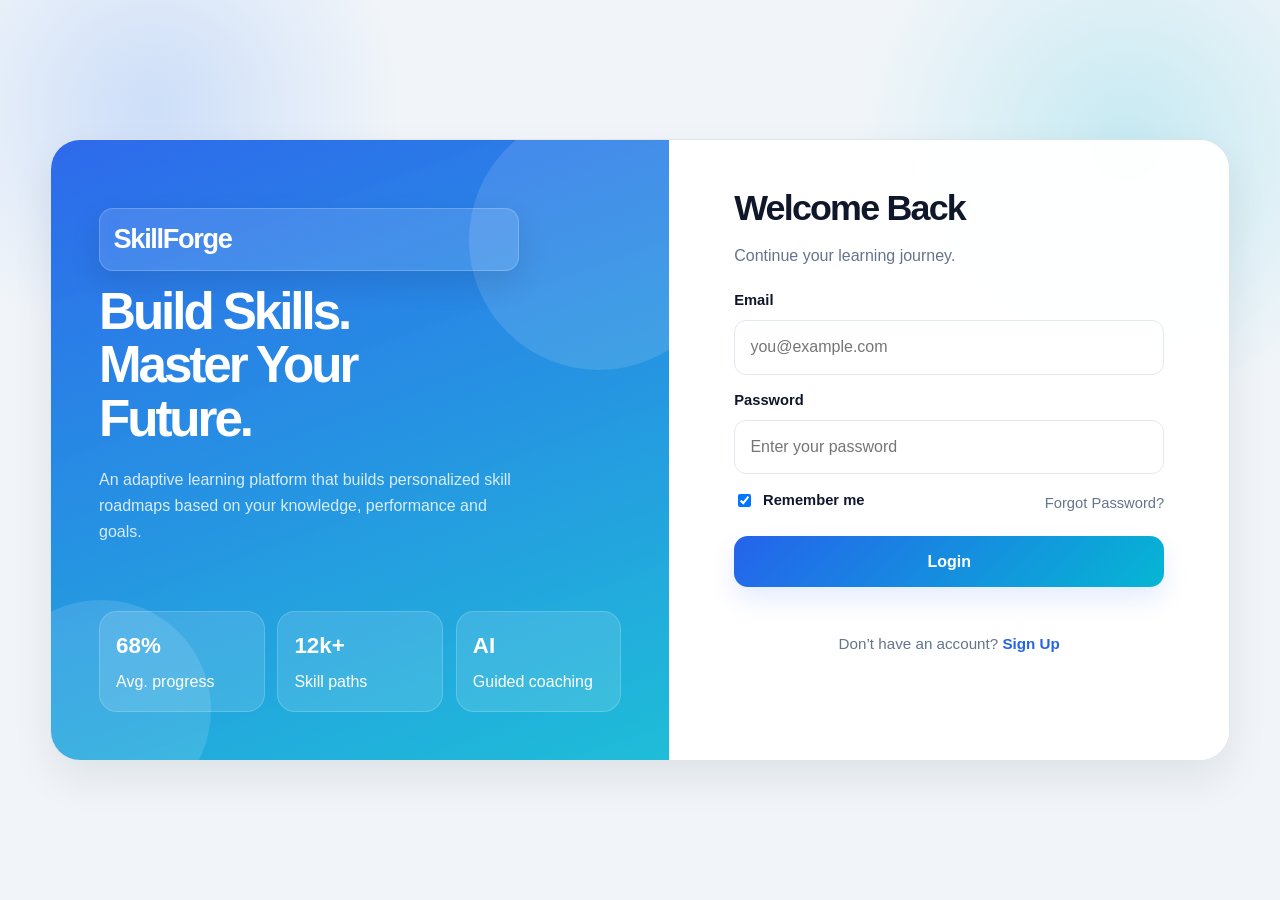
<file: transcripts.html>
<!DOCTYPE html>
<html lang="en">
  <head>
    <meta charset="UTF-8" />
    <meta name="viewport" content="width=device-width, initial-scale=1.0" />
    <title>SkillForge | Daily Challenge</title>
    <link rel="stylesheet" href="style.css" />
  </head>
  <body>
    <div class="container app-layout" style="padding-top: 1.5rem; padding-bottom: 3rem;">
      <aside id="sidebar" class="sidebar"></aside>

      <main class="main-panel">
        <div class="panel-header">
          <div>
            <h1>Daily Challenge</h1>
            <p class="subtitle">Sharpen your instincts and build confidence with real-world scenarios.</p>
          </div>
          <button class="mobile-toggle" id="mobileToggle" aria-label="Open navigation">☰</button>
        </div>

        <section class="card soft">
          <div class="challenge-card" style="padding: 1.3rem; align-items: start;">
            <div>
              <p class="muted sm">Scenario</p>
              <h2 id="challengeScenario" style="margin-bottom: 1rem;">Challenge scenario</h2>
            </div>
            <div class="badge good">+50 XP</div>
          </div>

          <div class="challenge-card" style="padding: 1.2rem; margin-top: 1rem;">
            <div>
              <h3 id="challengeQuestion">Question</h3>
              <div id="challengeOptions" class="option-list"></div>
              <button id="submitChallenge" class="btn" style="margin-top: 1rem;">Submit Answer</button>
            </div>
            <div>
              <div class="card" style="padding: 1rem; border-radius: 18px;">
                <p class="muted sm">Difficulty: Medium</p>
                <p class="muted sm">Focus: Threat recognition</p>
              </div>
            </div>
          </div>

          <div id="challengeResult" class="answer-panel" hidden></div>
        </section>
      </main>
    </div>

    <script src="data.js"></script>
    <script src="store.js"></script>
    <script src="ui.js"></script>
    <script>
      const state = requireDomain();
      if (!state) {
        window.location.href = "login.html";
      } else {
        renderSidebar();

        const challenge = { ...DAILY_CHALLENGE };
        const challengeScenario = document.getElementById("challengeScenario");
        const challengeQuestion = document.getElementById("challengeQuestion");
        const challengeOptions = document.getElementById("challengeOptions");
        const challengeResult = document.getElementById("challengeResult");
        const submitChallenge = document.getElementById("submitChallenge");

        challengeScenario.textContent = challenge.scenario;
        challengeQuestion.textContent = challenge.question;
        challengeOptions.innerHTML = challenge.options.map((option, index) => `
          <button type="button" class="option" data-index="${index}">${option}</button>
        `).join("");

        let selected = null;
        Array.from(document.querySelectorAll(".option")).forEach(button => {
          button.addEventListener("click", () => {
            document.querySelectorAll(".option").forEach(item => item.classList.remove("selected"));
            button.classList.add("selected");
            selected = Number(button.dataset.index);
          });
        });

        submitChallenge.addEventListener("click", () => {
          if (selected === null) {
            challengeResult.hidden = false;
            challengeResult.className = "answer-panel incorrect";
            challengeResult.innerHTML = "Please select an answer before submitting.";
            return;
          }

          const isCorrect = selected === challenge.correctIndex;
          const current = getState();
          setSkillScore(current, challenge.skill, "challenge", isCorrect ? 100 : 45);
          const xpGain = isCorrect ? 50 : 10;
          awardChallengeResult(current, isCorrect, xpGain);
          saveState(current);

          challengeResult.hidden = false;
          challengeResult.className = `answer-panel ${isCorrect ? "correct" : "incorrect"}`;
          challengeResult.innerHTML = `
            <strong>${isCorrect ? "Correct!" : "Not quite."}</strong>
            <p>${challenge.explanation}</p>
            <p><strong>XP awarded:</strong> +${xpGain}</p>
          `;
        });
      }
    </script>
  </body>
</html>
</file>
<file: style.css>
:root {
  --primary: #2563eb;
  --secondary: #06b6d4;
  --primary-dark: #1d4ed8;
  --dark: #0b1120;
  --dark-2: #0f172a;
  --bg: #f1f5f9;
  --surface: #ffffff;
  --surface-soft: #edf6ff;
  --text: #0f172a;
  --muted: #64748b;
  --line: #e2e8f0;
  --shadow: 0 18px 40px rgba(15, 23, 42, 0.08);
  --shadow-soft: 0 12px 24px rgba(37, 99, 235, 0.12);
  --success: #16a34a;
  --warning: #d97706;
  --danger: #dc2626;
  --gradient: linear-gradient(135deg, #2563eb, #06b6d4);
  --gradient-soft: linear-gradient(135deg, rgba(37, 99, 235, 0.12), rgba(6, 182, 212, 0.12));
}

* { box-sizing: border-box; }
html { scroll-behavior: smooth; }
body {
  margin: 0;
  font-family: "Segoe UI", Tahoma, Geneva, Verdana, sans-serif;
  background:
    radial-gradient(circle at top left, rgba(37,99,235,0.08), transparent 20%),
    radial-gradient(circle at bottom right, rgba(6,182,212,0.08), transparent 18%),
    var(--bg);
  color: var(--text);
  line-height: 1.6;
  animation: fadeIn 0.45s ease;
}

@keyframes fadeIn {
  from { opacity: 0; transform: translateY(8px); }
  to { opacity: 1; transform: translateY(0); }
}

@keyframes floatCard {
  0% { transform: translateY(0px); }
  50% { transform: translateY(-6px); }
  100% { transform: translateY(0px); }
}

img { max-width: 100%; display: block; }
a { color: inherit; text-decoration: none; }
button, input, select { font: inherit; }
button { cursor: pointer; }
h1, h2, h3, h4, h5, p { margin-top: 0; }

.container {
  width: min(1180px, calc(100% - 32px));
  margin: 0 auto;
}

.logo {
  font-size: 1.4rem;
  font-weight: 800;
  letter-spacing: -0.04em;
  background: var(--gradient);
  -webkit-background-clip: text;
  background-clip: text;
  color: transparent;
  text-shadow: 0 0 18px rgba(37, 99, 235, 0.14);
}

.auth-brand .logo {
  display: inline-block;
  background: rgba(255,255,255,0.12);
  color: #fff;
  -webkit-text-fill-color: #fff;
  background-clip: border-box;
  padding: 0.55rem 0.85rem;
  border-radius: 14px;
  border: 1px solid rgba(255,255,255,0.2);
  box-shadow: 0 12px 30px rgba(15,23,42,0.12);
}

.btn {
  display: inline-flex;
  align-items: center;
  justify-content: center;
  gap: 0.5rem;
  padding: 0.82rem 1.3rem;
  border: none;
  border-radius: 14px;
  background: var(--gradient);
  color: white;
  font-weight: 700;
  box-shadow: var(--shadow-soft);
  transition: transform 0.2s ease, box-shadow 0.2s ease, opacity 0.2s ease;
}

.btn:hover {
  transform: translateY(-2px);
  box-shadow: 0 16px 26px rgba(37,99,235,0.25);
}

.btn.secondary {
  background: #fff;
  color: var(--primary);
  border: 1px solid rgba(37,99,235,0.3);
  box-shadow: none;
}

.btn.ghost {
  background: rgba(255,255,255,0.8);
  color: var(--text);
  border: 1px solid var(--line);
  box-shadow: none;
}

.btn.block { width: 100%; }
.btn:disabled { opacity: 0.55; cursor: not-allowed; transform: none; }

.card {
  background: rgba(255, 255, 255, 0.9);
  border-radius: 22px;
  box-shadow: 0 8px 30px rgba(15, 23, 42, 0.06);
  border: 1px solid rgba(37, 99, 235, 0.08);
  padding: 1.35rem;
  transition: transform 0.25s ease, box-shadow 0.25s ease;
}
.card:hover { transform: translateY(-2px); }
.card.soft {
  background: linear-gradient(180deg, rgba(255,255,255,0.96), rgba(248,250,252,0.92));
}

.grid {
  display: grid;
  gap: 1.25rem;
}
.grid.cols-3 { grid-template-columns: repeat(3, minmax(0, 1fr)); }
.grid.cols-2 { grid-template-columns: repeat(2, minmax(0, 1fr)); }
.grid.cols-4 { grid-template-columns: repeat(4, minmax(0, 1fr)); }

.topbar {
  position: sticky;
  top: 0;
  z-index: 50;
  background: rgba(255, 255, 255, 0.94);
  backdrop-filter: blur(12px);
  border-bottom: 1px solid rgba(148, 163, 184, 0.2);
  box-shadow: 0 8px 24px rgba(15, 23, 42, 0.02);
}

.topbar-inner {
  display: flex;
  align-items: center;
  justify-content: space-between;
  gap: 1rem;
  width: calc(100% - 32px);
  max-width: 1500px;
  min-height: 72px;
  margin: 0 auto;
  padding: 0 16px;
}

.topbar .logo {
  display: inline-flex;
  align-items: center;
  justify-content: center;
  gap: 0.45rem;
  flex-shrink: 0;
  min-width: 0;
  white-space: nowrap;
  font-size: 1.4rem;
  font-weight: 800;
  letter-spacing: -0.04em;
  background: var(--gradient);
  -webkit-background-clip: text;
  background-clip: text;
  color: transparent;
  text-shadow: 0 0 18px rgba(37, 99, 235, 0.14);
}

.main-nav {
  display: flex;
  flex: 1 1 auto;
  min-width: 0;
  justify-content: center;
}

.nav-links {
  display: flex;
  align-items: center;
  justify-content: center;
  flex-wrap: nowrap;
  white-space: nowrap;
  gap: 0.25rem;
  list-style: none;
  margin: 0;
  padding: 0;
  color: var(--muted);
}

.nav-links li {
  display: flex;
  align-items: center;
  flex-shrink: 0;
}

.nav-links a {
  display: inline-flex;
  align-items: center;
  justify-content: center;
  padding: 0.6rem 0.45rem;
  border-radius: 10px;
  font-size: 0.95rem;
  font-weight: 600;
  color: #1e293b;
  transition: color 0.2s ease, background 0.2s ease, box-shadow 0.2s ease;
}

.nav-links a:hover {
  color: var(--primary);
  background: rgba(37, 99, 235, 0.04);
}

.nav-links a.active {
  color: var(--primary);
  background: rgba(37, 99, 235, 0.08);
  box-shadow: inset 0 0 0 1px rgba(37, 99, 235, 0.06);
}

.nav-actions {
  display: flex;
  align-items: center;
  justify-content: flex-end;
  flex-shrink: 0;
  margin-left: auto;
}

.user-section {
  display: flex;
  align-items: center;
  gap: 12px;
  white-space: nowrap;
}

.topbar .profile-pill > span:last-child {
  min-width: 0;
  overflow-wrap: anywhere;
}

.profile-pill {
  display: inline-flex;
  align-items: center;
  gap: 0.6rem;
  padding: 0.5rem 0.8rem;
  background: rgba(255, 255, 255, 0.7);
  border-radius: 999px;
  border: 1px solid rgba(37, 99, 235, 0.08);
  color: var(--text);
  font-weight: 600;
  line-height: 1;
}

.avatar {
  width: 32px;
  height: 32px;
  border-radius: 50%;
  display: grid;
  place-items: center;
  background: var(--gradient);
  color: white;
  font-weight: 700;
  font-size: 0.72rem;
  box-shadow: 0 6px 18px rgba(37, 99, 235, 0.2);
}

#logoutBtn {
  height: 40px;
  padding: 0.7rem 1rem;
  border: 1px solid rgba(37, 99, 235, 0.18);
  border-radius: 12px;
  background: rgba(255, 255, 255, 0.7);
  color: #0f172a;
  font-weight: 600;
  box-shadow: none;
  transition: background 0.2s ease, border-color 0.2s ease, transform 0.2s ease;
}

#logoutBtn:hover {
  background: rgba(37, 99, 235, 0.06);
  border-color: rgba(37, 99, 235, 0.22);
  transform: translateY(-1px);
}

.logo {
  display: inline-flex;
  align-items: center;
  gap: 0.55rem;
  font-size: 1.45rem;
  font-weight: 800;
  letter-spacing: -0.05em;
  color: #0f172a;
  text-shadow: none;
  flex-shrink: 0;
}

.logo::before {
  content: "";
  width: 10px;
  height: 10px;
  border-radius: 50%;
  background: linear-gradient(135deg, #2563eb, #38bdf8);
  box-shadow: 0 0 0 6px rgba(37, 99, 235, 0.08);
}

.hero {
  position: relative;
  overflow: hidden;
  background: radial-gradient(circle at top right, rgba(6,182,212,0.14), transparent 30%), linear-gradient(180deg, #f8fbff 0%, #f8fafc 100%);
  padding: 5rem 0 3.5rem;
}
.hero::before, .hero::after {
  content: "";
  position: absolute;
  width: 380px;
  height: 380px;
  border-radius: 50%;
  filter: blur(18px);
  opacity: 0.35;
}
.hero::before {
  right: 8%;
  top: 8%;
  background: rgba(14,165,233,0.18);
}
.hero::after {
  left: 10%;
  bottom: -38px;
  background: rgba(37,99,235,0.12);
}
.hero-grid {
  position: relative;
  z-index: 1;
  display: grid;
  grid-template-columns: 1.15fr 0.85fr;
  gap: 2rem;
  align-items: center;
}
.hero-copy h1 {
  font-size: clamp(2.5rem, 4vw, 4.15rem);
  line-height: 1.06;
  letter-spacing: -0.06em;
  margin-bottom: 1rem;
}
.hero-copy p {
  max-width: 60ch;
  color: var(--muted);
  font-size: 1.08rem;
  margin-bottom: 1.5rem;
}
.hero-actions {
  display: flex;
  flex-wrap: wrap;
  gap: 0.8rem;
}
.hero-card {
  padding: 1.5rem;
  background: rgba(255,255,255,0.8);
  border: 1px solid rgba(148,163,184,0.2);
  backdrop-filter: blur(10px);
  border-radius: 26px;
  box-shadow: var(--shadow);
}

.mock-roadmap { display: grid; gap: 0.75rem; }
.mock-roadmap-item {
  display: flex;
  align-items: center;
  gap: 0.7rem;
  padding: 0.6rem 0.8rem;
  border-radius: 12px;
  background: rgba(248,250,252,0.9);
  border: 1px solid rgba(226,232,240,0.8);
}

.section {
  padding: 4rem 0;
}
.section-header {
  margin-bottom: 1.6rem;
}
.section-header h2 {
  font-size: clamp(2rem, 3vw, 2.6rem);
  letter-spacing: -0.05em;
  margin-bottom: 0.4rem;
}
.section-header p { color: var(--muted); }

.metric-card {
  padding: 1.5rem;
  display: flex;
  flex-direction: column;
  gap: 0.7rem;
  background: linear-gradient(180deg, rgba(255,255,255,0.96), rgba(239,246,255,0.8));
}
.metric-card .label {
  color: var(--muted);
  font-size: 0.82rem;
  font-weight: 700;
  letter-spacing: 0.08em;
  text-transform: uppercase;
}
.metric-card .value {
  font-size: clamp(1.8rem, 3vw, 2.5rem);
  font-weight: 800;
  letter-spacing: -0.05em;
}
.metric-card .sub {
  color: var(--muted);
  font-size: 0.9rem;
}

.badge {
  display: inline-flex;
  align-items: center;
  gap: 0.45rem;
  padding: 0.32rem 0.72rem;
  border-radius: 999px;
  font-size: 0.78rem;
  font-weight: 700;
  background: rgba(37,99,235,0.08);
  color: var(--primary);
}
.badge.good { background: rgba(22, 163, 74, 0.12); color: var(--success); }
.badge.warn { background: rgba(217, 119, 6, 0.12); color: var(--warning); }
.badge.bad { background: rgba(220, 38, 38, 0.12); color: var(--danger); }

.bar {
  height: 12px;
  width: 100%;
  border-radius: 999px;
  background: #e2e8f0;
  overflow: hidden;
}
.bar > i {
  display: block;
  height: 100%;
  width: 0;
  border-radius: inherit;
  background: var(--gradient);
  transition: width 1.1s ease;
}

.auth-shell {
  min-height: 100vh;
  background:
    radial-gradient(circle at 12% 12%, rgba(59,130,246,0.2), transparent 18%),
    radial-gradient(circle at 88% 16%, rgba(6,182,212,0.18), transparent 20%),
    var(--bg);
  display: flex;
  align-items: center;
  justify-content: center;
  padding: 2rem;
}

.auth-layout {
  width: min(1180px, 100%);
  display: grid;
  grid-template-columns: 1.05fr 0.95fr;
  background: rgba(255,255,255,0.65);
  border: 1px solid rgba(148,163,184,0.25);
  box-shadow: var(--shadow);
  backdrop-filter: blur(8px);
  border-radius: 30px;
  overflow: hidden;
}

.auth-brand {
  position: relative;
  padding: 3rem;
  background: linear-gradient(160deg, rgba(37,99,235,0.96), rgba(6,182,212,0.9));
  color: white;
  overflow: hidden;
  animation: fadeIn 0.8s ease;
}
.auth-brand::before, .auth-brand::after {
  content: "";
  position: absolute;
  border-radius: 50%;
  background: rgba(255,255,255,0.12);
}
.auth-brand::before {
  width: 260px;
  height: 260px;
  right: -60px;
  top: -30px;
}
.auth-brand::after {
  width: 220px;
  height: 220px;
  left: -60px;
  bottom: -60px;
}

.brand-content {
  position: relative;
  z-index: 1;
  height: 100%;
  display: flex;
  flex-direction: column;
  justify-content: space-between;
}
.brand-card {
  display: grid;
  gap: 0.9rem;
  max-width: 420px;
  padding: 1.2rem 0;
}
.brand-card h1 {
  font-size: clamp(2.4rem, 4vw, 3.4rem);
  letter-spacing: -0.06em;
  line-height: 1.04;
  margin-bottom: 0.5rem;
}
.brand-card p {
  color: rgba(255,255,255,0.82);
  font-size: 1rem;
}
.brand-metrics {
  display: grid;
  grid-template-columns: repeat(3, minmax(0, 1fr));
  gap: 0.8rem;
  margin-top: 2rem;
}
.brand-metrics .mini {
  background: rgba(255,255,255,0.12);
  border: 1px solid rgba(255,255,255,0.18);
  border-radius: 18px;
  padding: 1rem;
}
.brand-metrics strong {
  display: block;
  font-size: 1.4rem;
  margin-bottom: 0.3rem;
}

.auth-panel {
  padding: 2.5rem 2.25rem;
  background: rgba(255,255,255,0.9);
}
.auth-panel-card {
  max-width: 430px;
  margin: 0 auto;
  animation: fadeIn 0.9s ease;
}
.auth-header { margin-bottom: 1.3rem; }
.auth-header h2 {
  font-size: clamp(2rem, 2.8vw, 2.6rem);
  letter-spacing: -0.05em;
  margin-bottom: 0.3rem;
}
.auth-header p { color: var(--muted); }
.form-row { margin-bottom: 0.9rem; }
label {
  display: block;
  margin-bottom: 0.45rem;
  color: var(--text);
  font-weight: 700;
  font-size: 0.92rem;
}
input {
  width: 100%;
  padding: 0.85rem 0.95rem;
  border-radius: 12px;
  border: 1.5px solid var(--line);
  background: #fff;
  transition: border-color 0.2s ease, box-shadow 0.2s ease;
}
input:focus {
  outline: none;
  border-color: var(--primary);
  box-shadow: 0 0 0 4px rgba(37,99,235,0.12);
}
.form-meta {
  display: flex;
  justify-content: space-between;
  align-items: center;
  margin: 0.7rem 0 1rem;
  color: var(--muted);
  font-size: 0.92rem;
}
.checkbox-row {
  display: flex;
  align-items: center;
  gap: 0.55rem;
}
.checkbox-row input { width: auto; }
.form-footer {
  margin-top: 1rem;
  color: var(--muted);
  font-size: 0.95rem;
  text-align: center;
}
.form-footer a {
  color: var(--primary);
  font-weight: 700;
}
.message {
  min-height: 1.3rem;
  margin: 0.5rem 0 0.9rem;
  font-size: 0.9rem;
  color: var(--danger);
}

.page-shell {
  padding: 2rem 0 4rem;
}
.page-background {
  position: relative;
  background:
    radial-gradient(circle at 10% 10%, rgba(37, 99, 235, 0.08), transparent 30%),
    radial-gradient(circle at 90% 18%, rgba(6, 182, 212, 0.07), transparent 26%),
    #f1f5f9;
}
.dashboard-background {
  background:
    radial-gradient(circle at 10% 10%, rgba(37, 99, 235, 0.08), transparent 30%),
    radial-gradient(circle at 90% 20%, rgba(6, 182, 212, 0.06), transparent 25%),
    #f1f5f9;
}
.dashboard-background::before { content: none; }
.page-background::before {
  content: "";
  position: absolute;
  inset: 0;
  background-image: linear-gradient(rgba(148, 163, 184, 0.04) 1px, transparent 1px), linear-gradient(90deg, rgba(148, 163, 184, 0.04) 1px, transparent 1px);
  background-size: 32px 32px;
  mask-image: radial-gradient(circle at center, black 30%, transparent 100%);
  pointer-events: none;
}
.hero-gradient {
  background: linear-gradient(135deg, rgba(37,99,235,0.12), rgba(6,182,212,0.12));
  border: 1px solid rgba(37,99,235,0.14);
  box-shadow: inset 0 1px 0 rgba(255,255,255,0.8), 0 18px 38px rgba(15,23,42,0.06);
}
.blue-glow {
  position: relative;
  overflow: hidden;
}
.blue-glow::before {
  content: "";
  position: absolute;
  width: 300px;
  height: 300px;
  border-radius: 50%;
  right: -100px;
  top: -120px;
  background: rgba(59,130,246,0.12);
  filter: blur(30px);
}
.premium-card {
  background: rgba(255,255,255,0.9);
  border: 1px solid rgba(148,163,184,0.22);
  border-radius: 24px;
  box-shadow: 0 18px 40px rgba(15,23,42,0.06);
  padding: 1.4rem;
}
.glass-card {
  background: rgba(255,255,255,0.7);
  backdrop-filter: blur(8px);
  border: 1px solid rgba(148,163,184,0.2);
  border-radius: 18px;
}
.section-background {
  background: linear-gradient(180deg, rgba(219,234,254,0.45), rgba(255,255,255,0.9));
  border: 1px solid rgba(148,163,184,0.18);
  border-radius: 26px;
}

.learning-shell {
  display: grid;
  grid-template-columns: minmax(220px, 280px) minmax(0, 1fr) minmax(210px, 260px);
  gap: 1rem;
  align-items: start;
}
.module-panel, .lesson-panel, .progress-panel { min-width: 0; }
.module-card {
  display: block;
  width: 100%;
  padding: 0.9rem 1rem;
  margin-bottom: 0.8rem;
  border-radius: 16px;
  border: 1px solid rgba(226,232,240,0.9);
  background: rgba(255,255,255,0.8);
  transition: all 0.2s ease;
}
.module-card:hover, .module-card.active {
  background: linear-gradient(135deg, rgba(37,99,235,0.08), rgba(6,182,212,0.08));
  border-color: rgba(37,99,235,0.22);
  box-shadow: 0 12px 22px rgba(37,99,235,0.08);
}
.module-card-top {
  display: flex;
  align-items: center;
  justify-content: space-between;
  gap: 0.8rem;
}

.stats-box {
  display: grid;
  gap: 0.8rem;
}
.stats-box > div {
  display: grid;
  gap: 0.2rem;
  padding: 0.75rem 0.8rem;
  background: rgba(37,99,235,0.04);
  border: 1px solid rgba(37,99,235,0.08);
  border-radius: 14px;
}

.page-card {
  background: rgba(255,255,255,0.9);
  border: 1px solid rgba(226,232,240,0.9);
  border-radius: 26px;
  box-shadow: var(--shadow);
  padding: 1.4rem;
}
.app-layout {
  display: grid;
  grid-template-columns: 240px minmax(0, 1fr);
  min-height: calc(100vh - 72px);
  gap: 1.4rem;
}
.sidebar {
  position: sticky;
  top: 88px;
  height: fit-content;
  padding: 1.2rem 0.9rem;
  background: rgba(255,255,255,0.95);
  border: 1px solid rgba(226,232,240,0.9);
  border-radius: 22px;
  box-shadow: var(--shadow);
}
.sidebar nav {
  display: grid;
  gap: 0.35rem;
}
.sidebar a {
  display: flex;
  align-items: center;
  gap: 0.7rem;
  padding: 0.8rem 0.9rem;
  border-radius: 12px;
  color: var(--muted);
  font-weight: 600;
  transition: background 0.2s ease, color 0.2s ease;
}
.sidebar a.active, .sidebar a:hover {
  background: var(--gradient);
  color: white;
}
.main-panel { min-width: 0; }
.panel-header {
  display: flex;
  justify-content: space-between;
  align-items: center;
  gap: 1rem;
  margin-bottom: 1.4rem;
}
.panel-header h1, .panel-header h2 { margin-bottom: 0.24rem; }
.subtitle { color: var(--muted); }

.status-grid {
  display: grid;
  grid-template-columns: repeat(4, minmax(0, 1fr));
  gap: 1rem;
  margin: 1.2rem 0 1.6rem;
}
.continue-card {
  display: grid;
  grid-template-columns: 1.4fr 0.6fr;
  align-items: center;
  gap: 1rem;
  padding: 1.5rem;
  background: linear-gradient(135deg, rgba(37,99,235,0.08), rgba(6,182,212,0.08));
  border: 1px solid rgba(37,99,235,0.12);
  border-radius: 26px;
}
.link-btn {
  display: inline-flex;
  align-items: center;
  justify-content: center;
  padding: 0.8rem 1rem;
  border-radius: 12px;
  background: var(--gradient);
  color: white;
  font-weight: 700;
}

.roadmap-grid {
  display: grid;
  gap: 1rem;
  margin-top: 1rem;
}
.roadmap-item {
  display: grid;
  grid-template-columns: 52px 1fr;
  gap: 1rem;
  align-items: start;
}
.roadmap-dot {
  width: 42px;
  height: 42px;
  border-radius: 50%;
  display: grid;
  place-items: center;
  background: #eef6ff;
  border: 2px solid var(--line);
  color: var(--primary);
  font-weight: 700;
}
.roadmap-item.done .roadmap-dot {
  background: rgba(22,163,74,0.12);
  border-color: rgba(22,163,74,0.3);
  color: var(--success);
}
.roadmap-item.current .roadmap-dot {
  background: rgba(37,99,235,0.08);
  border-color: rgba(37,99,235,0.5);
  box-shadow: 0 0 0 6px rgba(37,99,235,0.08);
}
.roadmap-item.locked { opacity: 0.7; }

.skill-row {
  display: grid;
  grid-template-columns: 1fr auto;
  align-items: center;
  gap: 1rem;
  margin-bottom: 1rem;
}
.skill-row .meta {
  display: flex;
  align-items: center;
  justify-content: space-between;
  gap: 0.8rem;
  margin-bottom: 0.45rem;
}
.skill-gap-list {
  display: grid;
  gap: 1.1rem;
}

.challenge-card {
  display: grid;
  grid-template-columns: 1.3fr 0.7fr;
  align-items: center;
  gap: 1rem;
  padding: 1.6rem;
  background: linear-gradient(135deg, rgba(59,130,246,0.06), rgba(6,182,212,0.06));
  border-radius: 26px;
  border: 1px solid rgba(59,130,246,0.12);
}
.option-list {
  display: grid;
  gap: 0.8rem;
  margin-top: 1rem;
}
.option {
  display: block;
  width: 100%;
  text-align: left;
  background: #fff;
  border: 1.5px solid var(--line);
  border-radius: 12px;
  padding: 0.9rem 1rem;
  transition: border-color 0.2s ease, background 0.2s ease;
}
.option:hover { border-color: var(--primary); }
.option.selected { border-color: var(--primary); background: rgba(37,99,235,0.04); }

.answer-panel {
  margin-top: 1rem;
  padding: 1rem 1.1rem;
  border-radius: 14px;
  background: #f8fafc;
  border: 1px solid var(--line);
}
.answer-panel.correct { background: rgba(22,163,74,0.08); border-color: rgba(22,163,74,0.2); }
.answer-panel.incorrect { background: rgba(220,38,38,0.05); border-color: rgba(220,38,38,0.12); }

.badge-grid {
  display: grid;
  grid-template-columns: repeat(5, minmax(0, 1fr));
  gap: 1rem;
  margin-top: 1rem;
}
.badge-card {
  text-align: center;
  padding: 1.3rem 1rem;
  border-radius: 20px;
  background: rgba(255,255,255,0.92);
  border: 1px solid rgba(226,232,240,0.9);
  box-shadow: var(--shadow);
  transition: transform 0.2s ease, opacity 0.2s ease;
}
.badge-card.unlocked {
  background: linear-gradient(135deg, rgba(37,99,235,0.08), rgba(6,182,212,0.12));
  border-color: rgba(37,99,235,0.15);
  animation: pulseBadge 1.6s ease infinite alternate;
}
.badge-card.locked { opacity: 0.5; filter: grayscale(0.2); }
@keyframes pulseBadge {
  from { box-shadow: 0 0 0 rgba(37,99,235,0.0); }
  to { box-shadow: 0 0 18px rgba(37,99,235,0.2); }
}

.chat-shell { display: grid; grid-template-columns: 1fr; gap: 1rem; }
.chat-window {
  background: rgba(255,255,255,0.96);
  border: 1px solid rgba(226,232,240,0.9);
  border-radius: 22px;
  min-height: 420px;
  display: flex;
  flex-direction: column;
  overflow: hidden;
}
.chat-messages {
  flex: 1;
  padding: 1.15rem;
  display: flex;
  flex-direction: column;
  gap: 0.8rem;
  background: linear-gradient(180deg, rgba(240,249,255,0.45), rgba(255,255,255,0.82));
}
.chat-bubble {
  max-width: 80%;
  padding: 0.8rem 0.9rem;
  border-radius: 18px;
  font-size: 0.96rem;
}
.chat-bubble.ai {
  background: #eef6ff;
  border-bottom-left-radius: 8px;
  color: var(--text);
}
.chat-bubble.user {
  align-self: flex-end;
  background: var(--gradient);
  color: white;
  border-bottom-right-radius: 8px;
}
.chat-input-row {
  display: flex;
  gap: 0.7rem;
  padding: 1rem;
  border-top: 1px solid rgba(226,232,240,0.8);
  background: white;
}
.chat-input-row input { flex: 1; }
.quick-prompts {
  display: flex;
  flex-wrap: wrap;
  gap: 0.75rem;
}
.quick-prompts button {
  border: 1px solid rgba(37,99,235,0.2);
  background: rgba(37,99,235,0.04);
  color: var(--primary);
  padding: 0.7rem 0.9rem;
  border-radius: 12px;
  font-weight: 600;
}

.profile-grid {
  display: grid;
  grid-template-columns: 260px 1fr;
  gap: 1.2rem;
}
.profile-card {
  background: var(--surface);
  border-radius: 26px;
  border: 1px solid rgba(226,232,240,0.9);
  box-shadow: var(--shadow);
  padding: 1.4rem;
}
.profile-avatar {
  width: 110px;
  height: 110px;
  border-radius: 50%;
  display: grid;
  place-items: center;
  background: var(--gradient);
  color: white;
  font-size: 2.3rem;
  font-weight: 800;
  margin: 0 auto 1rem;
}
.profile-meta { text-align: center; }
.profile-actions {
  display: flex;
  flex-wrap: wrap;
  gap: 0.75rem;
  margin-top: 1.2rem;
}

.muted { color: var(--muted); }
.sm { font-size: 0.92rem; }
.mobile-toggle { display: none; }

.game-grid, .mission-grid {
  display: grid;
  gap: 1rem;
  grid-template-columns: repeat(2, minmax(0, 1fr));
}
.game-card, .mission-card {
  position: relative;
  overflow: hidden;
  padding: 1.3rem;
  border-radius: 22px;
  background: rgba(255,255,255,0.94);
  border: 1px solid rgba(148,163,184,0.2);
  box-shadow: 0 18px 36px rgba(15,23,42,0.05);
}
.game-card::before, .mission-card::before {
  content: "";
  position: absolute;
  inset: 0 auto auto 0;
  width: 100%;
  height: 4px;
  background: var(--gradient);
}
.game-meta, .mission-meta {
  display: flex;
  align-items: center;
  justify-content: space-between;
  gap: 0.8rem;
  margin-bottom: 0.9rem;
}
.game-actions, .mission-actions {
  margin-top: 1rem;
  display: flex;
  flex-wrap: wrap;
  gap: 0.8rem;
}
.game-choices, .sort-grid, .match-grid {
  display: grid;
  gap: 0.8rem;
}
.game-choices button, .sort-grid button, .match-grid button, .mission-actions button {
  border: 1px solid rgba(148,163,184,0.25);
  background: rgba(239,246,255,0.8);
  color: var(--text);
  border-radius: 12px;
  padding: 0.78rem 0.95rem;
  font-weight: 700;
}
.game-choices button.active, .sort-grid button.active, .match-grid button.active {
  border-color: var(--primary);
  background: rgba(37,99,235,0.09);
  color: var(--primary);
}
.score-pill {
  display: inline-flex;
  align-items: center;
  justify-content: center;
  padding: 0.34rem 0.7rem;
  border-radius: 999px;
  background: rgba(6,182,212,0.09);
  color: var(--secondary);
  font-size: 0.78rem;
  font-weight: 700;
}
.lesson-shell { display: grid; gap: 1.2rem; }
.lesson-header {
  display: flex;
  justify-content: space-between;
  align-items: start;
  gap: 1rem;
}
.lesson-meta {
  display: flex;
  flex-wrap: wrap;
  gap: 0.6rem;
  margin-top: 0.9rem;
}
.lesson-body {
  display: grid;
  gap: 1.1rem;
}
.key-points {
  display: grid;
  gap: 0.7rem;
  padding-left: 1.1rem;
  margin: 0;
}
.module-progress { display: grid; gap: 0.6rem; }
.module-navigation { display: grid; gap: 0.5rem; }
.module-navigation button {
  text-align: left;
  padding: 0.8rem 0.9rem;
  border-radius: 12px;
  border: 1px solid rgba(148,163,184,0.18);
  background: rgba(255,255,255,0.8);
  color: var(--text);
  font-weight: 600;
}
.module-navigation button.active {
  background: linear-gradient(135deg, rgba(37,99,235,0.09), rgba(6,182,212,0.08));
  border-color: rgba(37,99,235,0.18);
}

.module-hub-grid {
  display: grid;
  grid-template-columns: repeat(auto-fit, minmax(250px, 1fr));
  gap: 1rem;
  margin-top: 1.5rem;
}

.module-card-link {
  display: block;
  color: inherit;
  text-decoration: none;
}

.module-card {
  display: flex;
  flex-direction: column;
  height: 100%;
  padding: 1.2rem;
  border-radius: 22px;
  background: rgba(255,255,255,0.96);
  border: 1px solid rgba(148,163,184,0.2);
  box-shadow: 0 18px 36px rgba(15,23,42,0.05);
  transition: transform 0.2s ease, box-shadow 0.2s ease, border-color 0.2s ease;
}

.module-card:hover {
  transform: translateY(-2px);
  box-shadow: 0 22px 42px rgba(37,99,235,0.08);
  border-color: rgba(37,99,235,0.18);
}

.module-card-header {
  display: flex;
  align-items: center;
  justify-content: space-between;
  gap: 0.75rem;
  margin-bottom: 0.9rem;
}

.module-rank {
  display: inline-flex;
  align-items: center;
  padding: 0.38rem 0.7rem;
  border-radius: 999px;
  background: rgba(37,99,235,0.08);
  color: var(--primary);
  font-size: 0.75rem;
  font-weight: 700;
  letter-spacing: 0.05em;
  text-transform: uppercase;
}

.module-status {
  display: inline-flex;
  align-items: center;
  padding: 0.3rem 0.6rem;
  border-radius: 999px;
  font-size: 0.74rem;
  font-weight: 700;
}

.module-status.start { background: rgba(37,99,235,0.08); color: var(--primary); }
.module-status.inprogress { background: rgba(6,182,212,0.08); color: var(--secondary); }
.module-status.complete { background: rgba(22,163,74,0.1); color: var(--success); }

.module-card h3 {
  margin-bottom: 0.5rem;
  font-size: 1.3rem;
  letter-spacing: -0.03em;
}

.module-card p {
  color: var(--muted);
  margin-bottom: 1rem;
}

.module-meta {
  display: flex;
  flex-wrap: wrap;
  gap: 0.5rem;
  margin-top: auto;
  margin-bottom: 0.9rem;
}

.module-meta .badge {
  background: rgba(219,234,254,0.7);
  color: var(--primary);
}

.module-card-footer {
  display: flex;
  align-items: center;
  justify-content: space-between;
  gap: 0.75rem;
  margin-top: auto;
}

.module-progress-label {
  font-size: 0.86rem;
  color: var(--muted);
  font-weight: 600;
}

.module-card .btn {
  padding: 0.75rem 1rem;
}

.final-task-card {
  margin-top: 1.5rem;
}

.lesson-list {
  display: grid;
  gap: 0.85rem;
}

.lesson-item {
  display: flex;
  align-items: center;
  justify-content: space-between;
  gap: 1rem;
  padding: 1rem 1.1rem;
  border-radius: 16px;
  background: rgba(255,255,255,0.9);
  border: 1px solid rgba(148,163,184,0.18);
  color: var(--text);
  transition: border-color 0.2s ease, transform 0.2s ease;
}

.lesson-item:hover {
  border-color: rgba(37,99,235,0.25);
  transform: translateY(-1px);
}

.lesson-item.completed {
  border-color: rgba(22,163,74,0.2);
  background: rgba(22,163,74,0.03);
}

.lesson-item .lesson-main {
  display: flex;
  align-items: center;
  gap: 0.75rem;
}

.lesson-icon {
  width: 28px;
  height: 28px;
  border-radius: 50%;
  display: grid;
  place-items: center;
  background: rgba(37,99,235,0.08);
  color: var(--primary);
  font-weight: 700;
}

.lesson-item.completed .lesson-icon {
  background: rgba(22,163,74,0.1);
  color: var(--success);
}

.lesson-item.locked .lesson-icon {
  background: rgba(148,163,184,0.12);
  color: var(--muted);
}

.lesson-title {
  font-weight: 700;
}

.lesson-meta-text {
  color: var(--muted);
  font-size: 0.8rem;
}

.lesson-action {
  display: inline-flex;
  align-items: center;
  justify-content: center;
  padding: 0.55rem 0.8rem;
  border-radius: 10px;
  background: rgba(37,99,235,0.06);
  color: var(--primary);
  border: 1px solid rgba(37,99,235,0.12);
  font-weight: 700;
  white-space: nowrap;
}

.lesson-item.locked .lesson-action {
  background: rgba(148,163,184,0.08);
  color: var(--muted);
  border-color: rgba(148,163,184,0.12);
}

.module-quiz-box {
  margin-top: 1.2rem;
}

@media (max-width: 980px) {
  .auth-layout, .profile-grid, .continue-card, .challenge-card, .learning-shell, .game-grid, .mission-grid { grid-template-columns: 1fr; }
  .app-layout { grid-template-columns: 1fr; }
  .sidebar {
    position: static;
    top: auto;
    padding: 0.8rem;
  }
  .status-grid { grid-template-columns: repeat(2, minmax(0, 1fr)); }

  .topbar-inner {
    flex-wrap: wrap;
    gap: 0.8rem;
    padding: 0.9rem 20px;
  }

  .main-nav {
    display: none;
    width: 100%;
    order: 3;
  }

  .main-nav.open {
    display: flex;
  }

  .nav-links {
    width: 100%;
    flex-direction: column;
    align-items: stretch;
    justify-content: flex-start;
    white-space: normal;
    padding: 0.5rem 0 0.2rem;
  }

  .nav-links li { width: 100%; }
  .nav-links a {
    width: 100%;
    justify-content: flex-start;
    padding: 0.8rem 0.9rem;
  }

  .nav-actions {
    margin-left: 0;
  }

  .topbar .mobile-menu-toggle {
    display: inline-flex;
    margin-left: auto;
  }
}

@media (min-width: 981px) {
  .mobile-menu-toggle {
    display: none;
  }
}

@media (max-width: 1240px) {
  .topbar-inner {
    flex-wrap: wrap;
    gap: 0.8rem;
    padding-top: 0.7rem;
    padding-bottom: 0.7rem;
  }

  .main-nav {
    display: none;
    width: 100%;
    order: 3;
  }

  .main-nav.open {
    display: flex;
  }

  .nav-links {
    width: 100%;
    flex-direction: column;
    align-items: stretch;
    justify-content: flex-start;
    white-space: normal;
    padding: 0.5rem 0 0.2rem;
  }

  .nav-links li {
    width: 100%;
  }

  .nav-links a {
    width: 100%;
    justify-content: flex-start;
    padding: 0.8rem 0.9rem;
  }

  .nav-actions {
    margin-left: auto;
  }

  .topbar .mobile-menu-toggle {
    display: inline-flex;
    margin-left: auto;
  }
}

.mobile-menu-toggle {
  display: none;
  width: 40px;
  height: 40px;
  border: 1px solid rgba(37, 99, 235, 0.14);
  border-radius: 10px;
  background: rgba(255, 255, 255, 0.75);
  align-items: center;
  justify-content: center;
  flex-direction: column;
  gap: 5px;
  cursor: pointer;
  padding: 0;
}

.mobile-menu-toggle span {
  display: block;
  width: 18px;
  height: 2px;
  border-radius: 10px;
  background: #0f172a;
}

@media (max-width: 720px) {
  .nav-links { display: none; }
  .mobile-toggle {
    display: inline-flex;
    width: 42px;
    height: 42px;
    border-radius: 12px;
    border: 1px solid var(--line);
    background: white;
    align-items: center;
    justify-content: center;
    font-size: 1.2rem;
  }
  .auth-panel, .auth-brand { padding: 1.5rem; }
  .status-grid, .badge-grid { grid-template-columns: 1fr; }
  .brand-metrics { grid-template-columns: 1fr; }
  .topbar-inner { min-height: 64px; }
}

@media (prefers-reduced-motion: reduce) {
  *, *::before, *::after { animation: none !important; transition: none !important; scroll-behavior: auto !important; }
}
</file>
